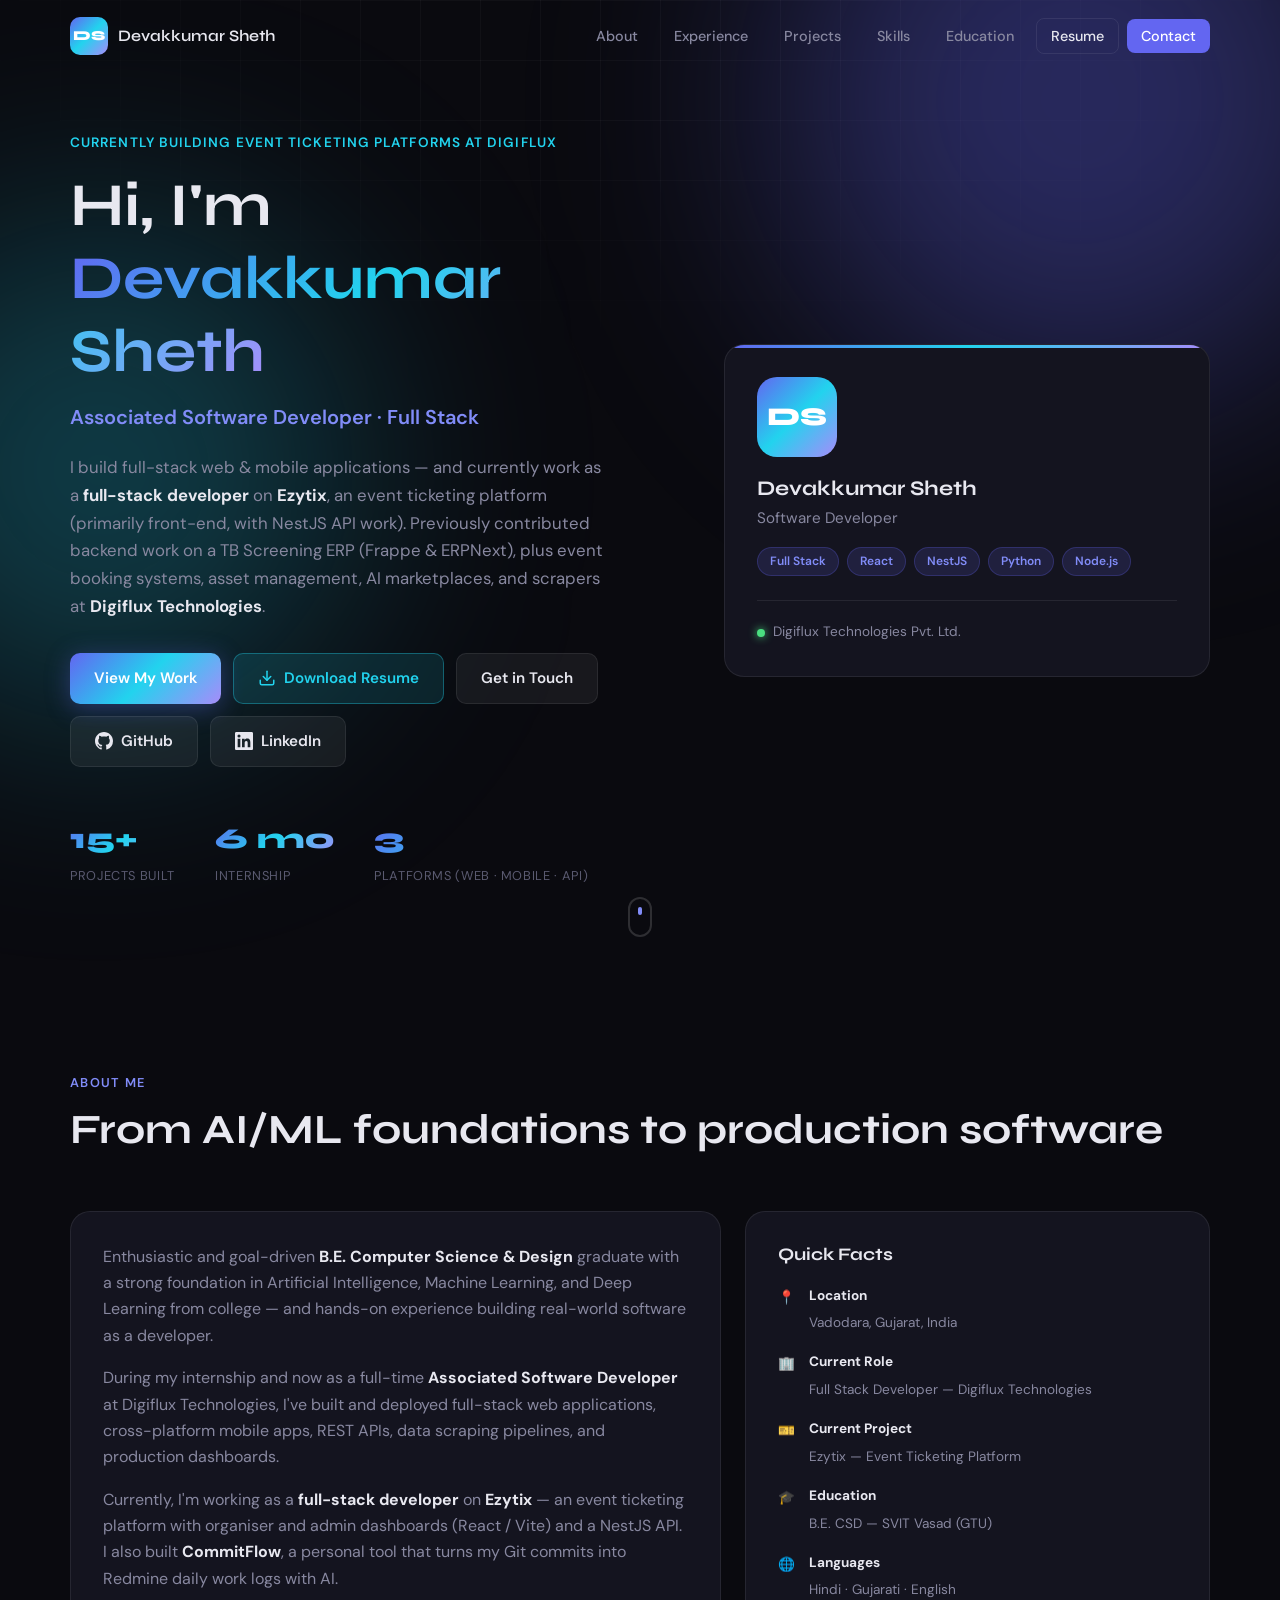
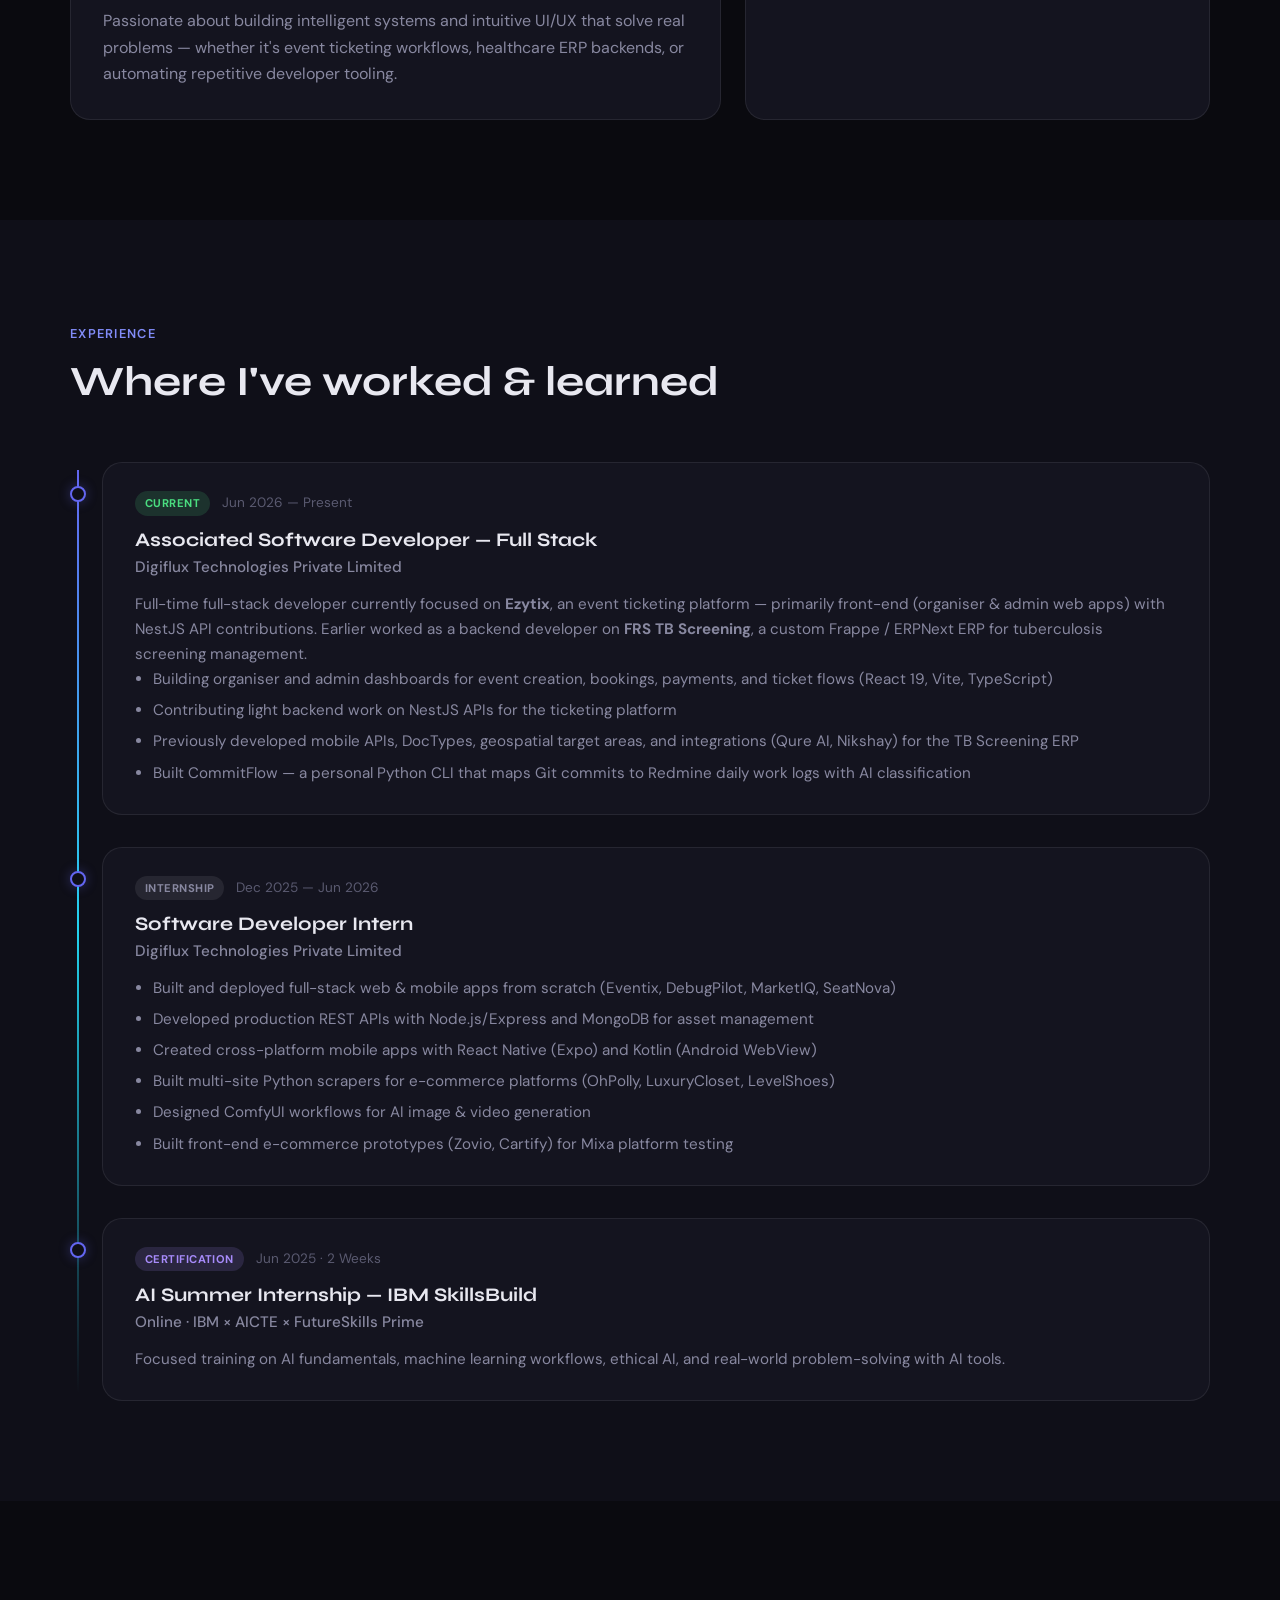
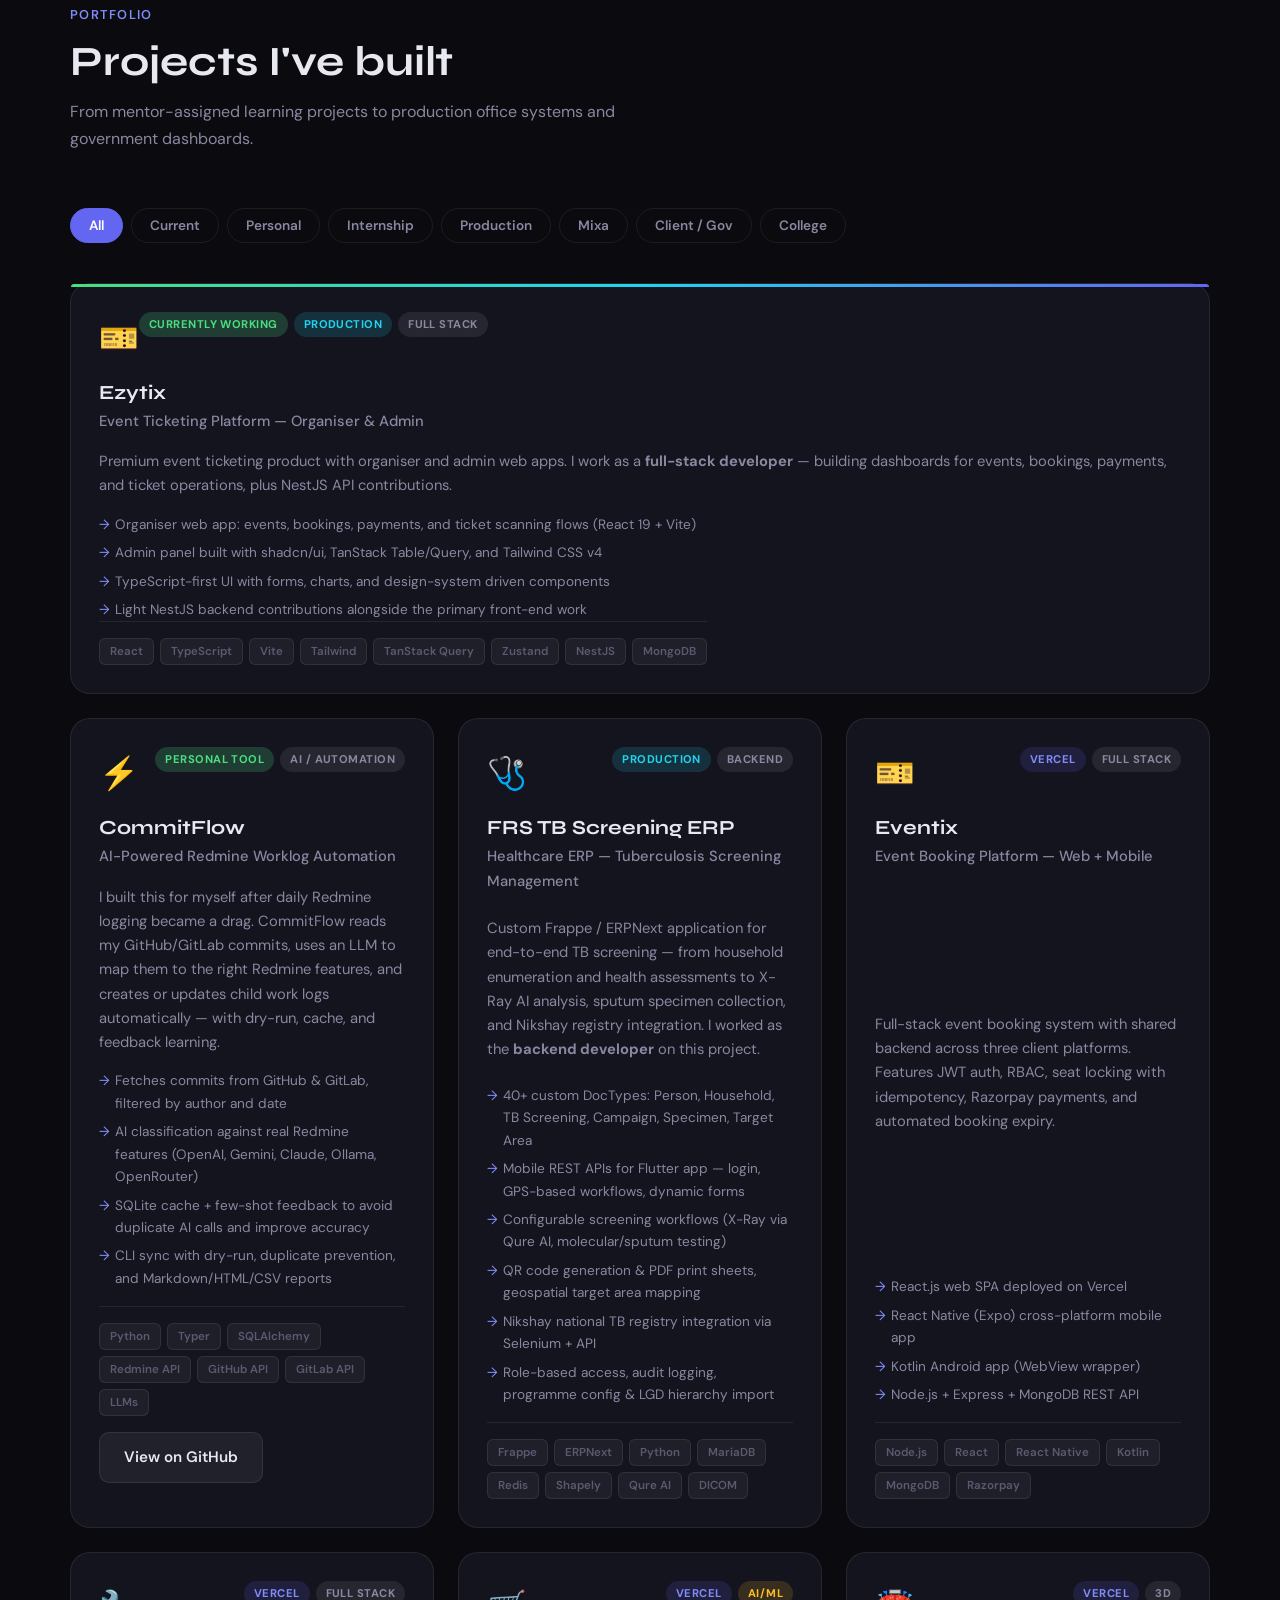
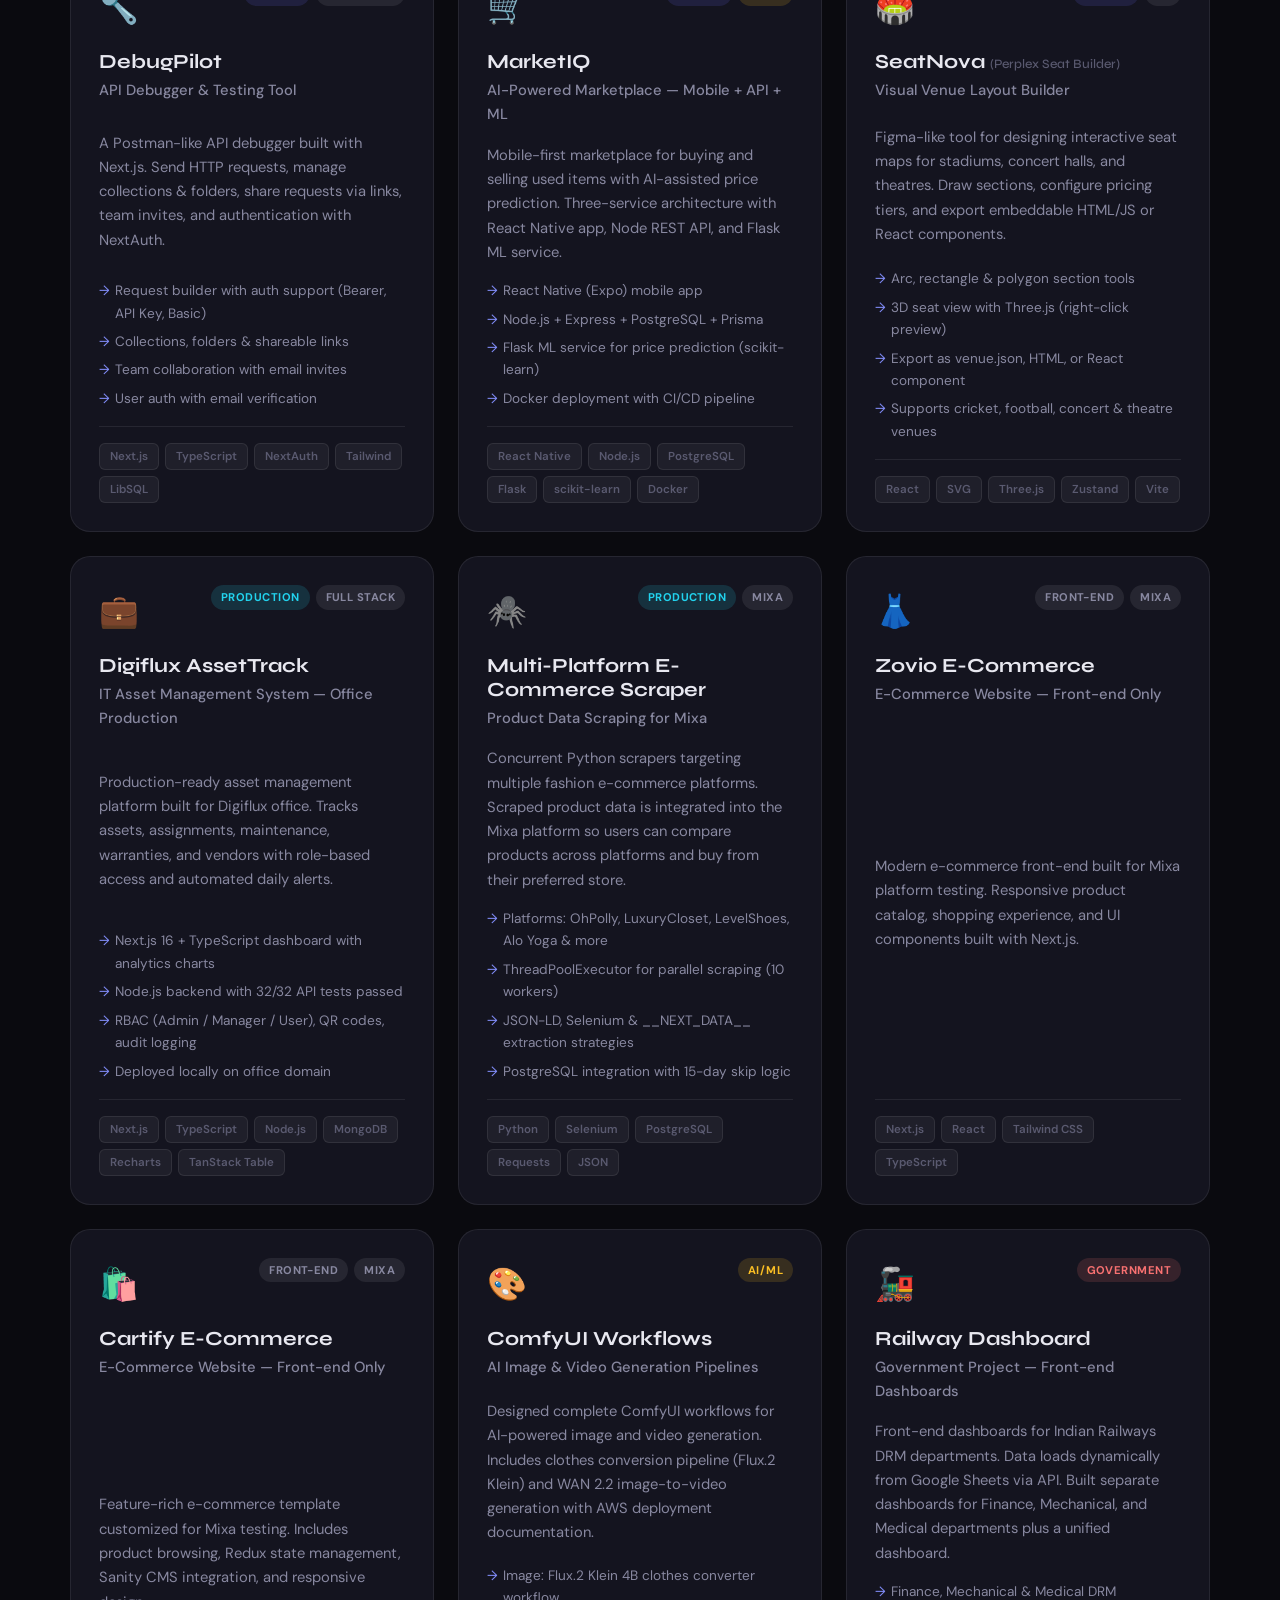
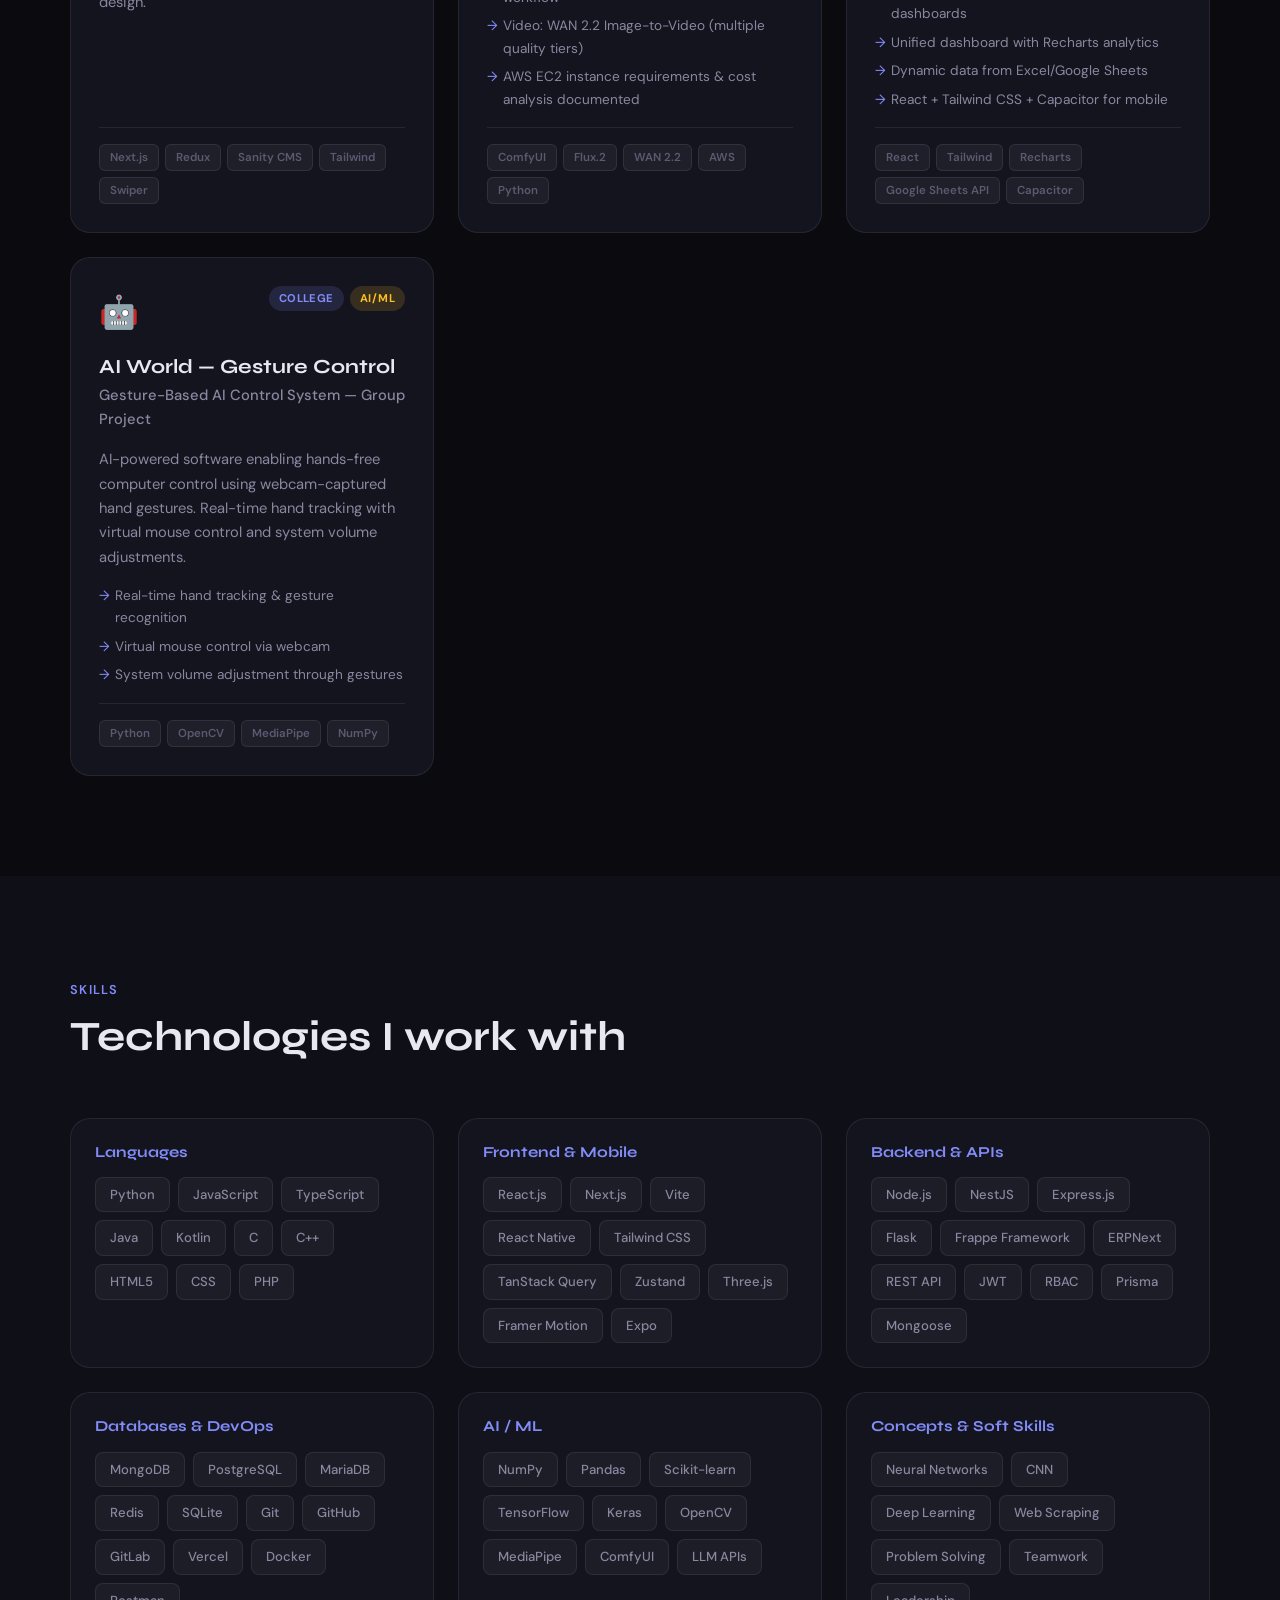
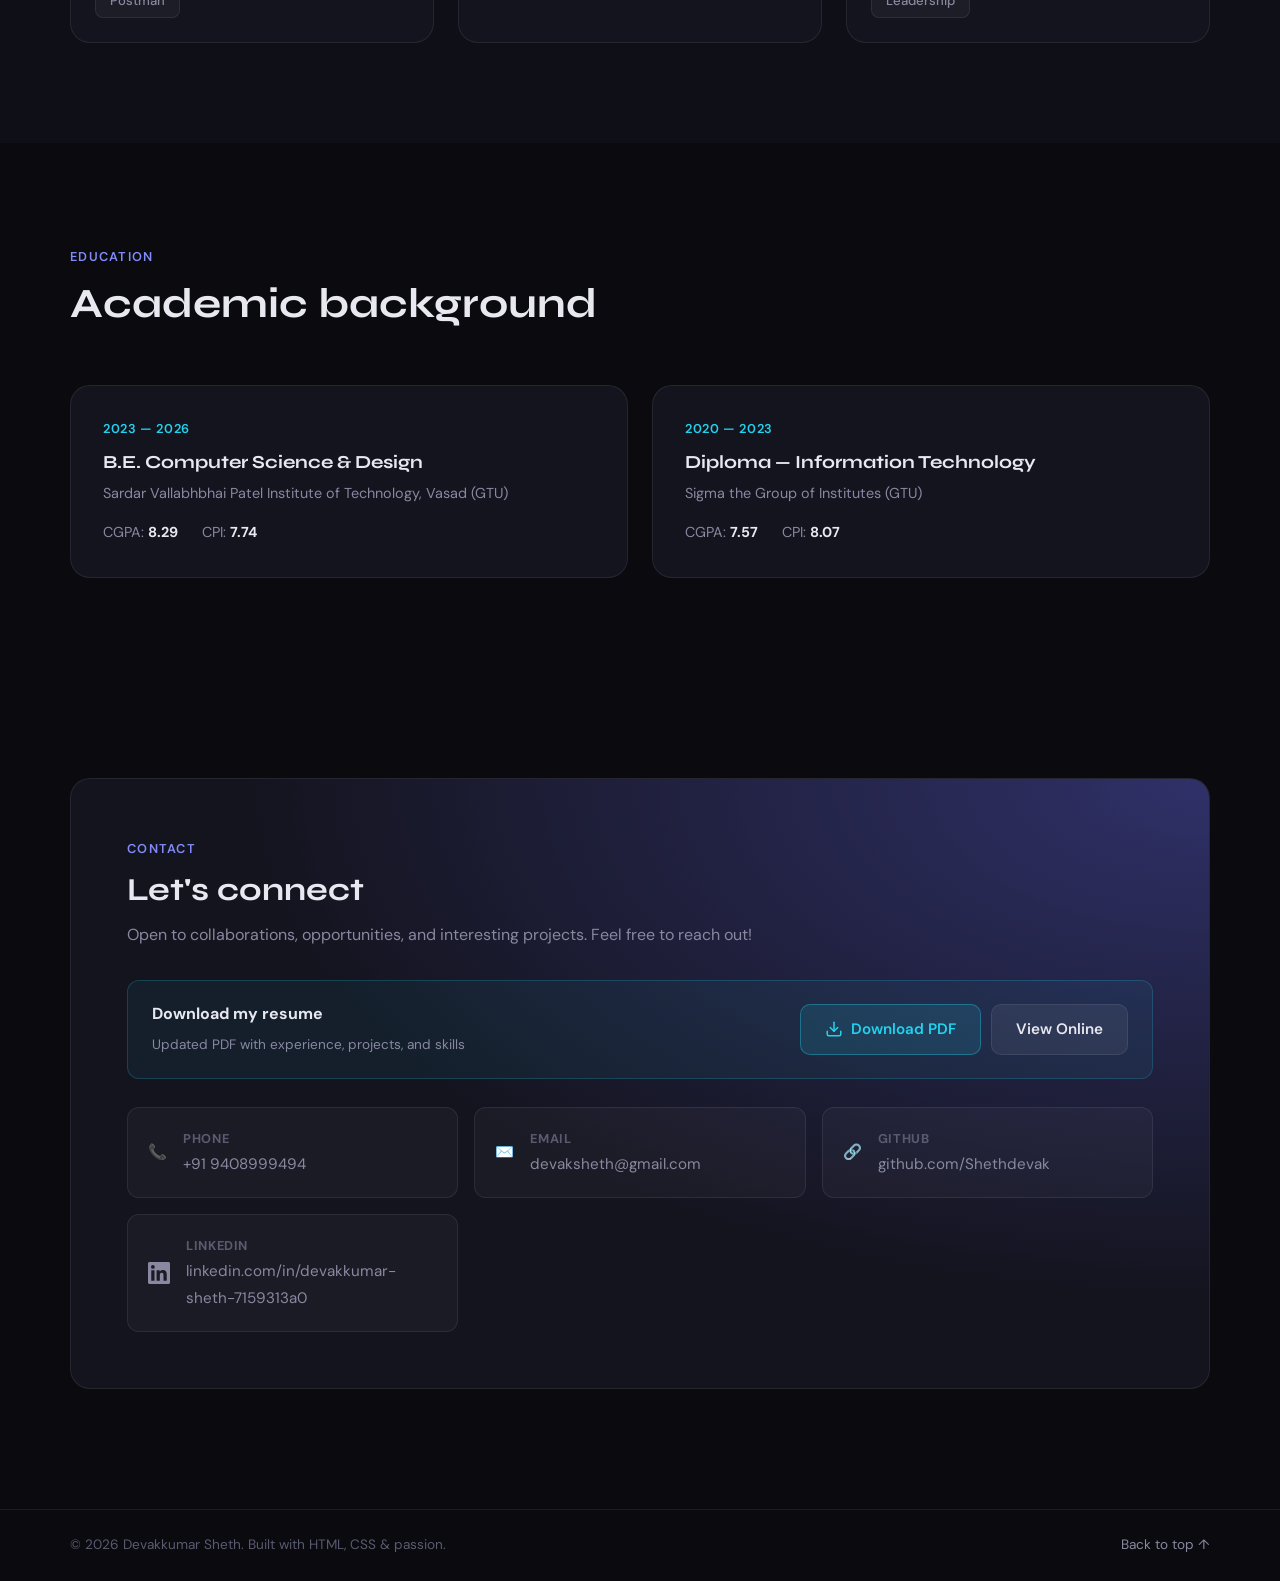
<file: index.html>
<!DOCTYPE html>
<html lang="en">
<head>
  <meta charset="UTF-8" />
  <meta name="viewport" content="width=device-width, initial-scale=1.0" />
  <title>Devakkumar Sheth | Software Developer Portfolio</title>
  <meta name="description" content="Devakkumar Sheth (Devakkumar) — Associated Software Developer at Digiflux Technologies. Front-end &amp; backend developer building event ticketing platforms, ERP systems, and full-stack web &amp; mobile apps." />
  <meta name="author" content="Devakkumar Sheth" />
  <meta name="keywords" content="Devakkumar, Devakkumar Sheth, Devak Kumar, Sheth Devakkumar, software developer, backend developer, Digiflux, Frappe, ERPNext, portfolio, Vadodara" />
  <meta name="robots" content="index, follow, max-image-preview:large, max-snippet:-1, max-video-preview:-1" />
  <meta name="googlebot" content="index, follow" />
  <link rel="canonical" href="https://devakkumar.netlify.app/" />

  <!-- Open Graph -->
  <meta property="og:type" content="website" />
  <meta property="og:locale" content="en_IN" />
  <meta property="og:site_name" content="Devakkumar Sheth" />
  <meta property="og:url" content="https://devakkumar.netlify.app/" />
  <meta property="og:title" content="Devakkumar Sheth | Software Developer Portfolio" />
  <meta property="og:description" content="Portfolio of Devakkumar Sheth — Associated Software Developer at Digiflux. Front-end, backend, event ticketing, Frappe/ERPNext, and full-stack projects." />
  <meta property="og:image" content="https://devakkumar.netlify.app/apple-touch-icon.png" />
  <meta property="og:image:alt" content="Devakkumar Sheth — Software Developer" />

  <!-- Twitter -->
  <meta name="twitter:card" content="summary" />
  <meta name="twitter:title" content="Devakkumar Sheth | Software Developer Portfolio" />
  <meta name="twitter:description" content="Portfolio of Devakkumar Sheth — Associated Software Developer at Digiflux. Front-end, backend, event ticketing, Frappe/ERPNext, and full-stack projects." />
  <meta name="twitter:image" content="https://devakkumar.netlify.app/apple-touch-icon.png" />

  <link rel="icon" href="favicon.svg" type="image/svg+xml" />
  <link rel="icon" href="favicon.ico" sizes="any" />
  <link rel="icon" href="favicon-32x32.png" type="image/png" sizes="32x32" />
  <link rel="icon" href="favicon-16x16.png" type="image/png" sizes="16x16" />
  <link rel="apple-touch-icon" href="apple-touch-icon.png" />
  <meta name="theme-color" content="#6366f1" />

  <script type="application/ld+json">
  {
    "@context": "https://schema.org",
    "@graph": [
      {
        "@type": "WebSite",
        "@id": "https://devakkumar.netlify.app/#website",
        "url": "https://devakkumar.netlify.app/",
        "name": "Devakkumar Sheth — Portfolio",
        "description": "Official portfolio website of Devakkumar Sheth, software developer.",
        "inLanguage": "en",
        "publisher": { "@id": "https://devakkumar.netlify.app/#person" }
      },
      {
        "@type": "Person",
        "@id": "https://devakkumar.netlify.app/#person",
        "name": "Devakkumar Sheth",
        "alternateName": ["Devakkumar", "Devak Kumar", "Sheth Devakkumar"],
        "url": "https://devakkumar.netlify.app/",
        "image": "https://devakkumar.netlify.app/apple-touch-icon.png",
        "jobTitle": "Associated Software Developer",
        "description": "Associated Software Developer at Digiflux Technologies. Front-end and backend developer building event ticketing platforms, Frappe/ERPNext ERP systems, and full-stack web & mobile applications.",
        "email": "mailto:devaksheth@gmail.com",
        "telephone": "+91-9408999494",
        "address": {
          "@type": "PostalAddress",
          "addressLocality": "Vadodara",
          "addressRegion": "Gujarat",
          "addressCountry": "IN"
        },
        "worksFor": {
          "@type": "Organization",
          "name": "Digiflux Technologies Private Limited"
        },
        "alumniOf": {
          "@type": "CollegeOrUniversity",
          "name": "Sardar Vallabhbhai Patel Institute of Technology, Vasad"
        },
        "sameAs": [
          "https://github.com/Shethdevak",
          "https://www.linkedin.com/in/devakkumar-sheth-7159313a0",
          "https://github.com/Shethdevak/CommitFlow"
        ],
        "knowsAbout": [
          "Software Development",
          "Front-end Development",
          "Backend Development",
          "React",
          "NestJS",
          "Frappe Framework",
          "ERPNext",
          "Python",
          "Node.js",
          "Full-stack Development"
        ]
      },
      {
        "@type": "ProfilePage",
        "@id": "https://devakkumar.netlify.app/#profilepage",
        "url": "https://devakkumar.netlify.app/",
        "name": "Devakkumar Sheth | Software Developer Portfolio",
        "isPartOf": { "@id": "https://devakkumar.netlify.app/#website" },
        "about": { "@id": "https://devakkumar.netlify.app/#person" },
        "mainEntity": { "@id": "https://devakkumar.netlify.app/#person" }
      }
    ]
  }
  </script>

  <link rel="preconnect" href="https://fonts.googleapis.com" />
  <link rel="preconnect" href="https://fonts.gstatic.com" crossorigin />
  <link href="https://fonts.googleapis.com/css2?family=DM+Sans:ital,opsz,wght@0,9..40,300;0,9..40,400;0,9..40,500;0,9..40,600;0,9..40,700;1,9..40,400&family=Syne:wght@500;600;700;800&display=swap" rel="stylesheet" />
  <link rel="stylesheet" href="styles.css" />
</head>
<body>
  <div class="bg-grid" aria-hidden="true"></div>
  <div class="bg-glow bg-glow--1" aria-hidden="true"></div>
  <div class="bg-glow bg-glow--2" aria-hidden="true"></div>

  <header class="header" id="header">
    <nav class="nav container">
      <a href="#hero" class="nav__logo">
        <span class="nav__logo-mark">DS</span>
        <span class="nav__logo-text">Devakkumar Sheth</span>
      </a>
      <button class="nav__toggle" id="navToggle" aria-label="Toggle menu" aria-expanded="false">
        <span></span><span></span><span></span>
      </button>
      <ul class="nav__links" id="navLinks">
        <li><a href="#about">About</a></li>
        <li><a href="#experience">Experience</a></li>
        <li><a href="#projects">Projects</a></li>
        <li><a href="#skills">Skills</a></li>
        <li><a href="#education">Education</a></li>
        <li><a href="Devakkumar_Sheth_Resume.pdf" class="nav__resume js-download-resume">Resume</a></li>
        <li><a href="#contact" class="nav__cta">Contact</a></li>
      </ul>
    </nav>
  </header>

  <main>
    <!-- HERO -->
    <section class="hero" id="hero">
      <div class="container hero__inner">
        <div class="hero__content">
          <p class="hero__eyebrow reveal">Currently building event ticketing platforms at Digiflux</p>
          <h1 class="hero__title reveal">
            Hi, I'm <span class="gradient-text">Devakkumar Sheth</span>
          </h1>
          <p class="hero__role reveal">Associated Software Developer · Full Stack</p>
          <p class="hero__subtitle reveal">
            I build full-stack web &amp; mobile applications — and currently work as a <strong>full-stack developer</strong> on <strong>Ezytix</strong>, an event ticketing platform (primarily front-end, with NestJS API work). Previously contributed backend work on a TB Screening ERP (Frappe &amp; ERPNext), plus event booking systems, asset management, AI marketplaces, and scrapers at <strong>Digiflux Technologies</strong>.
          </p>
          <div class="hero__actions reveal">
            <a href="#projects" class="btn btn--primary">View My Work</a>
            <a href="Devakkumar_Sheth_Resume.pdf" class="btn btn--resume js-download-resume">
              <svg width="18" height="18" viewBox="0 0 24 24" fill="none" stroke="currentColor" stroke-width="2" stroke-linecap="round" stroke-linejoin="round"><path d="M21 15v4a2 2 0 01-2 2H5a2 2 0 01-2-2v-4"/><polyline points="7 10 12 15 17 10"/><line x1="12" y1="15" x2="12" y2="3"/></svg>
              Download Resume
            </a>
            <a href="#contact" class="btn btn--ghost">Get in Touch</a>
            <a href="https://github.com/Shethdevak" target="_blank" rel="noopener" class="btn btn--ghost btn--icon">
              <svg width="18" height="18" viewBox="0 0 24 24" fill="currentColor"><path d="M12 0C5.37 0 0 5.37 0 12c0 5.31 3.435 9.795 8.205 11.385.6.105.825-.255.825-.57 0-.285-.015-1.23-.015-2.235-3.015.555-3.795-.735-4.035-1.395-.135-.345-.72-1.395-1.23-1.665-.42-.225-1.02-.78-.015-.795.945-.015 1.62.87 1.845 1.23 1.08 1.815 2.805 1.305 3.495.99.105-.78.42-1.305.765-1.605-2.67-.3-5.46-1.335-5.46-5.925 0-1.305.465-2.385 1.23-3.225-.12-.3-.54-1.53.12-3.18 0 0 1.005-.315 3.3 1.23.96-.27 1.98-.405 3-.405s2.04.135 3 .405c2.295-1.56 3.3-1.23 3.3-1.23.66 1.65.24 2.88.12 3.18.765.84 1.23 1.905 1.23 3.225 0 4.605-2.805 5.625-5.475 5.925.435.375.81 1.095.81 2.22 0 1.605-.015 2.895-.015 3.3 0 .315.225.69.825.57A12.02 12.02 0 0024 12c0-6.63-5.37-12-12-12z"/></svg>
              GitHub
            </a>
            <a href="https://www.linkedin.com/in/devakkumar-sheth-7159313a0" target="_blank" rel="noopener" class="btn btn--ghost btn--icon">
              <svg width="18" height="18" viewBox="0 0 24 24" fill="currentColor"><path d="M20.447 20.452h-3.554v-5.569c0-1.328-.027-3.037-1.852-3.037-1.853 0-2.136 1.445-2.136 2.939v5.667H9.351V9h3.414v1.561h.046c.477-.9 1.637-1.85 3.37-1.85 3.601 0 4.267 2.37 4.267 5.455v6.286zM5.337 7.433a2.062 2.062 0 01-2.063-2.065 2.064 2.064 0 114.126 0 2.063 2.063 0 01-2.063 2.065zm1.782 13.019H3.555V9h3.564v11.452zM22.225 0H1.771C.792 0 0 .774 0 1.729v20.542C0 23.227.792 24 1.771 24h20.451C23.2 24 24 23.227 24 22.271V1.729C24 .774 23.2 0 22.222 0h.003z"/></svg>
              LinkedIn
            </a>
          </div>
          <div class="hero__stats reveal">
            <div class="stat">
              <span class="stat__num">15+</span>
              <span class="stat__label">Projects Built</span>
            </div>
            <div class="stat">
              <span class="stat__num">6 mo</span>
              <span class="stat__label">Internship</span>
            </div>
            <div class="stat">
              <span class="stat__num">3</span>
              <span class="stat__label">Platforms (Web · Mobile · API)</span>
            </div>
          </div>
        </div>
        <div class="hero__visual reveal">
          <div class="profile-card">
            <div class="profile-card__avatar">
              <span>DS</span>
            </div>
            <div class="profile-card__info">
              <h3>Devakkumar Sheth</h3>
              <p>Software Developer</p>
              <div class="profile-card__tags">
                <span>Full Stack</span>
                <span>React</span>
                <span>NestJS</span>
                <span>Python</span>
                <span>Node.js</span>
              </div>
            </div>
            <div class="profile-card__company">
              <span class="dot dot--green"></span>
              Digiflux Technologies Pvt. Ltd.
            </div>
          </div>
        </div>
      </div>
      <a href="#about" class="scroll-hint" aria-label="Scroll down">
        <span></span>
      </a>
    </section>

    <!-- ABOUT -->
    <section class="section" id="about">
      <div class="container">
        <div class="section__header reveal">
          <span class="section__tag">About Me</span>
          <h2>From AI/ML foundations to production software</h2>
        </div>
        <div class="about-grid reveal">
          <div class="about-card about-card--main">
            <p>
              Enthusiastic and goal-driven <strong>B.E. Computer Science &amp; Design</strong> graduate with a strong foundation in Artificial Intelligence, Machine Learning, and Deep Learning from college — and hands-on experience building real-world software as a developer.
            </p>
            <p>
              During my internship and now as a full-time <strong>Associated Software Developer</strong> at Digiflux Technologies, I've built and deployed full-stack web applications, cross-platform mobile apps, REST APIs, data scraping pipelines, and production dashboards.
            </p>
            <p>
              Currently, I'm working as a <strong>full-stack developer</strong> on <strong>Ezytix</strong> — an event ticketing platform with organiser and admin dashboards (React / Vite) and a NestJS API. I also built <strong>CommitFlow</strong>, a personal tool that turns my Git commits into Redmine daily work logs with AI.
            </p>
            <p>
              Passionate about building intelligent systems and intuitive UI/UX that solve real problems — whether it's event ticketing workflows, healthcare ERP backends, or automating repetitive developer tooling.
            </p>
          </div>
          <div class="about-card about-card--highlight">
            <h3>Quick Facts</h3>
            <ul class="facts-list">
              <li>
                <span class="facts-list__icon">📍</span>
                <div>
                  <strong>Location</strong>
                  <span>Vadodara, Gujarat, India</span>
                </div>
              </li>
              <li>
                <span class="facts-list__icon">🏢</span>
                <div>
                  <strong>Current Role</strong>
                  <span>Full Stack Developer — Digiflux Technologies</span>
                </div>
              </li>
              <li>
                <span class="facts-list__icon">🎫</span>
                <div>
                  <strong>Current Project</strong>
                  <span>Ezytix — Event Ticketing Platform</span>
                </div>
              </li>
              <li>
                <span class="facts-list__icon">🎓</span>
                <div>
                  <strong>Education</strong>
                  <span>B.E. CSD — SVIT Vasad (GTU)</span>
                </div>
              </li>
              <li>
                <span class="facts-list__icon">🌐</span>
                <div>
                  <strong>Languages</strong>
                  <span>Hindi · Gujarati · English</span>
                </div>
              </li>
            </ul>
          </div>
        </div>
      </div>
    </section>

    <!-- EXPERIENCE -->
    <section class="section section--alt" id="experience">
      <div class="container">
        <div class="section__header reveal">
          <span class="section__tag">Experience</span>
          <h2>Where I've worked &amp; learned</h2>
        </div>
        <div class="timeline">
          <article class="timeline__item reveal">
            <div class="timeline__marker"></div>
            <div class="timeline__card">
              <div class="timeline__meta">
                <span class="badge badge--current">Current</span>
                <time>Jun 2026 — Present</time>
              </div>
              <h3>Associated Software Developer — Full Stack</h3>
              <p class="timeline__company">Digiflux Technologies Private Limited</p>
              <p>Full-time full-stack developer currently focused on <strong>Ezytix</strong>, an event ticketing platform — primarily front-end (organiser &amp; admin web apps) with NestJS API contributions. Earlier worked as a backend developer on <strong>FRS TB Screening</strong>, a custom Frappe / ERPNext ERP for tuberculosis screening management.</p>
              <ul>
                <li>Building organiser and admin dashboards for event creation, bookings, payments, and ticket flows (React 19, Vite, TypeScript)</li>
                <li>Contributing light backend work on NestJS APIs for the ticketing platform</li>
                <li>Previously developed mobile APIs, DocTypes, geospatial target areas, and integrations (Qure AI, Nikshay) for the TB Screening ERP</li>
                <li>Built CommitFlow — a personal Python CLI that maps Git commits to Redmine daily work logs with AI classification</li>
              </ul>
            </div>
          </article>
          <article class="timeline__item reveal">
            <div class="timeline__marker"></div>
            <div class="timeline__card">
              <div class="timeline__meta">
                <span class="badge">Internship</span>
                <time>Dec 2025 — Jun 2026</time>
              </div>
              <h3>Software Developer Intern</h3>
              <p class="timeline__company">Digiflux Technologies Private Limited</p>
              <ul>
                <li>Built and deployed full-stack web &amp; mobile apps from scratch (Eventix, DebugPilot, MarketIQ, SeatNova)</li>
                <li>Developed production REST APIs with Node.js/Express and MongoDB for asset management</li>
                <li>Created cross-platform mobile apps with React Native (Expo) and Kotlin (Android WebView)</li>
                <li>Built multi-site Python scrapers for e-commerce platforms (OhPolly, LuxuryCloset, LevelShoes)</li>
                <li>Designed ComfyUI workflows for AI image &amp; video generation</li>
                <li>Built front-end e-commerce prototypes (Zovio, Cartify) for Mixa platform testing</li>
              </ul>
            </div>
          </article>
          <article class="timeline__item reveal">
            <div class="timeline__marker"></div>
            <div class="timeline__card">
              <div class="timeline__meta">
                <span class="badge badge--cert">Certification</span>
                <time>Jun 2025 · 2 Weeks</time>
              </div>
              <h3>AI Summer Internship — IBM SkillsBuild</h3>
              <p class="timeline__company">Online · IBM × AICTE × FutureSkills Prime</p>
              <p>Focused training on AI fundamentals, machine learning workflows, ethical AI, and real-world problem-solving with AI tools.</p>
            </div>
          </article>
        </div>
      </div>
    </section>

    <!-- PROJECTS -->
    <section class="section" id="projects">
      <div class="container">
        <div class="section__header reveal">
          <span class="section__tag">Portfolio</span>
          <h2>Projects I've built</h2>
          <p class="section__desc">From mentor-assigned learning projects to production office systems and government dashboards.</p>
        </div>

        <!-- Filter tabs -->
        <div class="filter-tabs reveal" role="tablist">
          <button class="filter-tab active" data-filter="all">All</button>
          <button class="filter-tab" data-filter="current">Current</button>
          <button class="filter-tab" data-filter="personal">Personal</button>
          <button class="filter-tab" data-filter="internship">Internship</button>
          <button class="filter-tab" data-filter="production">Production</button>
          <button class="filter-tab" data-filter="mixa">Mixa</button>
          <button class="filter-tab" data-filter="client">Client / Gov</button>
          <button class="filter-tab" data-filter="college">College</button>
        </div>

        <div class="projects-grid">

          <!-- EZYTIX -->
          <article class="project-card project-card--featured reveal" data-category="current production">
            <div class="project-card__header">
              <span class="project-card__icon">🎫</span>
              <div class="project-card__badges">
                <span class="badge badge--working">Currently Working</span>
                <span class="badge badge--prod">Production</span>
                <span class="badge">Full Stack</span>
              </div>
            </div>
            <h3>Ezytix</h3>
            <p class="project-card__type">Event Ticketing Platform — Organiser &amp; Admin</p>
            <p>Premium event ticketing product with organiser and admin web apps. I work as a <strong>full-stack developer</strong> — building dashboards for events, bookings, payments, and ticket operations, plus NestJS API contributions.</p>
            <ul class="project-card__highlights">
              <li>Organiser web app: events, bookings, payments, and ticket scanning flows (React 19 + Vite)</li>
              <li>Admin panel built with shadcn/ui, TanStack Table/Query, and Tailwind CSS v4</li>
              <li>TypeScript-first UI with forms, charts, and design-system driven components</li>
              <li>Light NestJS backend contributions alongside the primary front-end work</li>
            </ul>
            <div class="tech-stack">
              <span>React</span><span>TypeScript</span><span>Vite</span><span>Tailwind</span><span>TanStack Query</span><span>Zustand</span><span>NestJS</span><span>MongoDB</span>
            </div>
          </article>

          <!-- COMMITFLOW -->
          <article class="project-card reveal" data-category="current personal">
            <div class="project-card__header">
              <span class="project-card__icon">⚡</span>
              <div class="project-card__badges">
                <span class="badge badge--working">Personal Tool</span>
                <span class="badge">AI / Automation</span>
              </div>
            </div>
            <h3>CommitFlow</h3>
            <p class="project-card__type">AI-Powered Redmine Worklog Automation</p>
            <p>I built this for myself after daily Redmine logging became a drag. CommitFlow reads my GitHub/GitLab commits, uses an LLM to map them to the right Redmine features, and creates or updates child work logs automatically — with dry-run, cache, and feedback learning.</p>
            <ul class="project-card__highlights">
              <li>Fetches commits from GitHub &amp; GitLab, filtered by author and date</li>
              <li>AI classification against real Redmine features (OpenAI, Gemini, Claude, Ollama, OpenRouter)</li>
              <li>SQLite cache + few-shot feedback to avoid duplicate AI calls and improve accuracy</li>
              <li>CLI sync with dry-run, duplicate prevention, and Markdown/HTML/CSV reports</li>
            </ul>
            <div class="tech-stack">
              <span>Python</span><span>Typer</span><span>SQLAlchemy</span><span>Redmine API</span><span>GitHub API</span><span>GitLab API</span><span>LLMs</span>
            </div>
            <p style="margin-top: 1rem;">
              <a href="https://github.com/Shethdevak/CommitFlow" target="_blank" rel="noopener" class="btn btn--ghost">View on GitHub</a>
            </p>
          </article>

          <!-- FRS TB SCREENING ERP -->
          <article class="project-card reveal" data-category="production">
            <div class="project-card__header">
              <span class="project-card__icon">🩺</span>
              <div class="project-card__badges">
                <span class="badge badge--prod">Production</span>
                <span class="badge">Backend</span>
              </div>
            </div>
            <h3>FRS TB Screening ERP</h3>
            <p class="project-card__type">Healthcare ERP — Tuberculosis Screening Management</p>
            <p>Custom Frappe / ERPNext application for end-to-end TB screening — from household enumeration and health assessments to X-Ray AI analysis, sputum specimen collection, and Nikshay registry integration. I worked as the <strong>backend developer</strong> on this project.</p>
            <ul class="project-card__highlights">
              <li>40+ custom DocTypes: Person, Household, TB Screening, Campaign, Specimen, Target Area</li>
              <li>Mobile REST APIs for Flutter app — login, GPS-based workflows, dynamic forms</li>
              <li>Configurable screening workflows (X-Ray via Qure AI, molecular/sputum testing)</li>
              <li>QR code generation &amp; PDF print sheets, geospatial target area mapping</li>
              <li>Nikshay national TB registry integration via Selenium + API</li>
              <li>Role-based access, audit logging, programme config &amp; LGD hierarchy import</li>
            </ul>
            <div class="tech-stack">
              <span>Frappe</span><span>ERPNext</span><span>Python</span><span>MariaDB</span><span>Redis</span><span>Shapely</span><span>Qure AI</span><span>DICOM</span>
            </div>
          </article>

          <!-- EVENTIX -->
          <article class="project-card reveal" data-category="internship">
            <div class="project-card__header">
              <span class="project-card__icon">🎫</span>
              <div class="project-card__badges">
                <span class="badge badge--deploy">Vercel</span>
                <span class="badge">Full Stack</span>
              </div>
            </div>
            <h3>Eventix</h3>
            <p class="project-card__type">Event Booking Platform — Web + Mobile</p>
            <p>Full-stack event booking system with shared backend across three client platforms. Features JWT auth, RBAC, seat locking with idempotency, Razorpay payments, and automated booking expiry.</p>
            <ul class="project-card__highlights">
              <li>React.js web SPA deployed on Vercel</li>
              <li>React Native (Expo) cross-platform mobile app</li>
              <li>Kotlin Android app (WebView wrapper)</li>
              <li>Node.js + Express + MongoDB REST API</li>
            </ul>
            <div class="tech-stack">
              <span>Node.js</span><span>React</span><span>React Native</span><span>Kotlin</span><span>MongoDB</span><span>Razorpay</span>
            </div>
          </article>

          <!-- DEBUGPILOT -->
          <article class="project-card reveal" data-category="internship">
            <div class="project-card__header">
              <span class="project-card__icon">🔧</span>
              <div class="project-card__badges">
                <span class="badge badge--deploy">Vercel</span>
                <span class="badge">Full Stack</span>
              </div>
            </div>
            <h3>DebugPilot</h3>
            <p class="project-card__type">API Debugger &amp; Testing Tool</p>
            <p>A Postman-like API debugger built with Next.js. Send HTTP requests, manage collections &amp; folders, share requests via links, team invites, and authentication with NextAuth.</p>
            <ul class="project-card__highlights">
              <li>Request builder with auth support (Bearer, API Key, Basic)</li>
              <li>Collections, folders &amp; shareable links</li>
              <li>Team collaboration with email invites</li>
              <li>User auth with email verification</li>
            </ul>
            <div class="tech-stack">
              <span>Next.js</span><span>TypeScript</span><span>NextAuth</span><span>Tailwind</span><span>LibSQL</span>
            </div>
          </article>

          <!-- MARKETIQ -->
          <article class="project-card reveal" data-category="internship">
            <div class="project-card__header">
              <span class="project-card__icon">🛒</span>
              <div class="project-card__badges">
                <span class="badge badge--deploy">Vercel</span>
                <span class="badge badge--ai">AI/ML</span>
              </div>
            </div>
            <h3>MarketIQ</h3>
            <p class="project-card__type">AI-Powered Marketplace — Mobile + API + ML</p>
            <p>Mobile-first marketplace for buying and selling used items with AI-assisted price prediction. Three-service architecture with React Native app, Node REST API, and Flask ML service.</p>
            <ul class="project-card__highlights">
              <li>React Native (Expo) mobile app</li>
              <li>Node.js + Express + PostgreSQL + Prisma</li>
              <li>Flask ML service for price prediction (scikit-learn)</li>
              <li>Docker deployment with CI/CD pipeline</li>
            </ul>
            <div class="tech-stack">
              <span>React Native</span><span>Node.js</span><span>PostgreSQL</span><span>Flask</span><span>scikit-learn</span><span>Docker</span>
            </div>
          </article>

          <!-- SEATNOVA -->
          <article class="project-card reveal" data-category="internship">
            <div class="project-card__header">
              <span class="project-card__icon">🏟️</span>
              <div class="project-card__badges">
                <span class="badge badge--deploy">Vercel</span>
                <span class="badge">3D</span>
              </div>
            </div>
            <h3>SeatNova <span class="project-card__alias">(Perplex Seat Builder)</span></h3>
            <p class="project-card__type">Visual Venue Layout Builder</p>
            <p>Figma-like tool for designing interactive seat maps for stadiums, concert halls, and theatres. Draw sections, configure pricing tiers, and export embeddable HTML/JS or React components.</p>
            <ul class="project-card__highlights">
              <li>Arc, rectangle &amp; polygon section tools</li>
              <li>3D seat view with Three.js (right-click preview)</li>
              <li>Export as venue.json, HTML, or React component</li>
              <li>Supports cricket, football, concert &amp; theatre venues</li>
            </ul>
            <div class="tech-stack">
              <span>React</span><span>SVG</span><span>Three.js</span><span>Zustand</span><span>Vite</span>
            </div>
          </article>

          <!-- DIGIFLUX ASSETTRACK -->
          <article class="project-card reveal" data-category="production">
            <div class="project-card__header">
              <span class="project-card__icon">💼</span>
              <div class="project-card__badges">
                <span class="badge badge--prod">Production</span>
                <span class="badge">Full Stack</span>
              </div>
            </div>
            <h3>Digiflux AssetTrack</h3>
            <p class="project-card__type">IT Asset Management System — Office Production</p>
            <p>Production-ready asset management platform built for Digiflux office. Tracks assets, assignments, maintenance, warranties, and vendors with role-based access and automated daily alerts.</p>
            <ul class="project-card__highlights">
              <li>Next.js 16 + TypeScript dashboard with analytics charts</li>
              <li>Node.js backend with 32/32 API tests passed</li>
              <li>RBAC (Admin / Manager / User), QR codes, audit logging</li>
              <li>Deployed locally on office domain</li>
            </ul>
            <div class="tech-stack">
              <span>Next.js</span><span>TypeScript</span><span>Node.js</span><span>MongoDB</span><span>Recharts</span><span>TanStack Table</span>
            </div>
          </article>

          <!-- SCRAPING PROJECT -->
          <article class="project-card reveal" data-category="mixa production">
            <div class="project-card__header">
              <span class="project-card__icon">🕷️</span>
              <div class="project-card__badges">
                <span class="badge badge--prod">Production</span>
                <span class="badge">Mixa</span>
              </div>
            </div>
            <h3>Multi-Platform E-Commerce Scraper</h3>
            <p class="project-card__type">Product Data Scraping for Mixa</p>
            <p>Concurrent Python scrapers targeting multiple fashion e-commerce platforms. Scraped product data is integrated into the Mixa platform so users can compare products across platforms and buy from their preferred store.</p>
            <ul class="project-card__highlights">
              <li>Platforms: OhPolly, LuxuryCloset, LevelShoes, Alo Yoga &amp; more</li>
              <li>ThreadPoolExecutor for parallel scraping (10 workers)</li>
              <li>JSON-LD, Selenium &amp; __NEXT_DATA__ extraction strategies</li>
              <li>PostgreSQL integration with 15-day skip logic</li>
            </ul>
            <div class="tech-stack">
              <span>Python</span><span>Selenium</span><span>PostgreSQL</span><span>Requests</span><span>JSON</span>
            </div>
          </article>

          <!-- ZOVIO -->
          <article class="project-card reveal" data-category="mixa">
            <div class="project-card__header">
              <span class="project-card__icon">👗</span>
              <div class="project-card__badges">
                <span class="badge">Front-end</span>
                <span class="badge">Mixa</span>
              </div>
            </div>
            <h3>Zovio E-Commerce</h3>
            <p class="project-card__type">E-Commerce Website — Front-end Only</p>
            <p>Modern e-commerce front-end built for Mixa platform testing. Responsive product catalog, shopping experience, and UI components built with Next.js.</p>
            <div class="tech-stack">
              <span>Next.js</span><span>React</span><span>Tailwind CSS</span><span>TypeScript</span>
            </div>
          </article>

          <!-- CARTIFY -->
          <article class="project-card reveal" data-category="mixa">
            <div class="project-card__header">
              <span class="project-card__icon">🛍️</span>
              <div class="project-card__badges">
                <span class="badge">Front-end</span>
                <span class="badge">Mixa</span>
              </div>
            </div>
            <h3>Cartify E-Commerce</h3>
            <p class="project-card__type">E-Commerce Website — Front-end Only</p>
            <p>Feature-rich e-commerce template customized for Mixa testing. Includes product browsing, Redux state management, Sanity CMS integration, and responsive design.</p>
            <div class="tech-stack">
              <span>Next.js</span><span>Redux</span><span>Sanity CMS</span><span>Tailwind</span><span>Swiper</span>
            </div>
          </article>

          <!-- COMFYUI -->
          <article class="project-card reveal" data-category="production">
            <div class="project-card__header">
              <span class="project-card__icon">🎨</span>
              <div class="project-card__badges">
                <span class="badge badge--ai">AI/ML</span>
              </div>
            </div>
            <h3>ComfyUI Workflows</h3>
            <p class="project-card__type">AI Image &amp; Video Generation Pipelines</p>
            <p>Designed complete ComfyUI workflows for AI-powered image and video generation. Includes clothes conversion pipeline (Flux.2 Klein) and WAN 2.2 image-to-video generation with AWS deployment documentation.</p>
            <ul class="project-card__highlights">
              <li>Image: Flux.2 Klein 4B clothes converter workflow</li>
              <li>Video: WAN 2.2 Image-to-Video (multiple quality tiers)</li>
              <li>AWS EC2 instance requirements &amp; cost analysis documented</li>
            </ul>
            <div class="tech-stack">
              <span>ComfyUI</span><span>Flux.2</span><span>WAN 2.2</span><span>AWS</span><span>Python</span>
            </div>
          </article>

          <!-- RAILWAY DASHBOARD -->
          <article class="project-card reveal" data-category="client">
            <div class="project-card__header">
              <span class="project-card__icon">🚂</span>
              <div class="project-card__badges">
                <span class="badge badge--gov">Government</span>
              </div>
            </div>
            <h3>Railway Dashboard</h3>
            <p class="project-card__type">Government Project — Front-end Dashboards</p>
            <p>Front-end dashboards for Indian Railways DRM departments. Data loads dynamically from Google Sheets via API. Built separate dashboards for Finance, Mechanical, and Medical departments plus a unified dashboard.</p>
            <ul class="project-card__highlights">
              <li>Finance, Mechanical &amp; Medical DRM dashboards</li>
              <li>Unified dashboard with Recharts analytics</li>
              <li>Dynamic data from Excel/Google Sheets</li>
              <li>React + Tailwind CSS + Capacitor for mobile</li>
            </ul>
            <div class="tech-stack">
              <span>React</span><span>Tailwind</span><span>Recharts</span><span>Google Sheets API</span><span>Capacitor</span>
            </div>
          </article>

          <!-- AI WORLD -->
          <article class="project-card reveal" data-category="college">
            <div class="project-card__header">
              <span class="project-card__icon">🤖</span>
              <div class="project-card__badges">
                <span class="badge badge--college">College</span>
                <span class="badge badge--ai">AI/ML</span>
              </div>
            </div>
            <h3>AI World — Gesture Control</h3>
            <p class="project-card__type">Gesture-Based AI Control System — Group Project</p>
            <p>AI-powered software enabling hands-free computer control using webcam-captured hand gestures. Real-time hand tracking with virtual mouse control and system volume adjustments.</p>
            <ul class="project-card__highlights">
              <li>Real-time hand tracking &amp; gesture recognition</li>
              <li>Virtual mouse control via webcam</li>
              <li>System volume adjustment through gestures</li>
            </ul>
            <div class="tech-stack">
              <span>Python</span><span>OpenCV</span><span>MediaPipe</span><span>NumPy</span>
            </div>
          </article>

        </div>
      </div>
    </section>

    <!-- SKILLS -->
    <section class="section section--alt" id="skills">
      <div class="container">
        <div class="section__header reveal">
          <span class="section__tag">Skills</span>
          <h2>Technologies I work with</h2>
        </div>
        <div class="skills-grid reveal">
          <div class="skill-group">
            <h3>Languages</h3>
            <div class="skill-tags">
              <span>Python</span><span>JavaScript</span><span>TypeScript</span><span>Java</span><span>Kotlin</span><span>C</span><span>C++</span><span>HTML5</span><span>CSS</span><span>PHP</span>
            </div>
          </div>
          <div class="skill-group">
            <h3>Frontend &amp; Mobile</h3>
            <div class="skill-tags">
              <span>React.js</span><span>Next.js</span><span>Vite</span><span>React Native</span><span>Tailwind CSS</span><span>TanStack Query</span><span>Zustand</span><span>Three.js</span><span>Framer Motion</span><span>Expo</span>
            </div>
          </div>
          <div class="skill-group">
            <h3>Backend &amp; APIs</h3>
            <div class="skill-tags">
              <span>Node.js</span><span>NestJS</span><span>Express.js</span><span>Flask</span><span>Frappe Framework</span><span>ERPNext</span><span>REST API</span><span>JWT</span><span>RBAC</span><span>Prisma</span><span>Mongoose</span>
            </div>
          </div>
          <div class="skill-group">
            <h3>Databases &amp; DevOps</h3>
            <div class="skill-tags">
              <span>MongoDB</span><span>PostgreSQL</span><span>MariaDB</span><span>Redis</span><span>SQLite</span><span>Git</span><span>GitHub</span><span>GitLab</span><span>Vercel</span><span>Docker</span><span>Postman</span>
            </div>
          </div>
          <div class="skill-group">
            <h3>AI / ML</h3>
            <div class="skill-tags">
              <span>NumPy</span><span>Pandas</span><span>Scikit-learn</span><span>TensorFlow</span><span>Keras</span><span>OpenCV</span><span>MediaPipe</span><span>ComfyUI</span><span>LLM APIs</span>
            </div>
          </div>
          <div class="skill-group">
            <h3>Concepts &amp; Soft Skills</h3>
            <div class="skill-tags">
              <span>Neural Networks</span><span>CNN</span><span>Deep Learning</span><span>Web Scraping</span><span>Problem Solving</span><span>Teamwork</span><span>Leadership</span>
            </div>
          </div>
        </div>
      </div>
    </section>

    <!-- EDUCATION -->
    <section class="section" id="education">
      <div class="container">
        <div class="section__header reveal">
          <span class="section__tag">Education</span>
          <h2>Academic background</h2>
        </div>
        <div class="edu-grid reveal">
          <article class="edu-card">
            <div class="edu-card__year">2023 — 2026</div>
            <h3>B.E. Computer Science &amp; Design</h3>
            <p class="edu-card__inst">Sardar Vallabhbhai Patel Institute of Technology, Vasad (GTU)</p>
            <div class="edu-card__grades">
              <span>CGPA: <strong>8.29</strong></span>
              <span>CPI: <strong>7.74</strong></span>
            </div>
          </article>
          <article class="edu-card">
            <div class="edu-card__year">2020 — 2023</div>
            <h3>Diploma — Information Technology</h3>
            <p class="edu-card__inst">Sigma the Group of Institutes (GTU)</p>
            <div class="edu-card__grades">
              <span>CGPA: <strong>7.57</strong></span>
              <span>CPI: <strong>8.07</strong></span>
            </div>
          </article>
        </div>
      </div>
    </section>

    <!-- CONTACT -->
    <section class="section section--contact" id="contact">
      <div class="container">
        <div class="contact-box reveal">
          <div class="contact-box__content">
            <span class="section__tag">Contact</span>
            <h2>Let's connect</h2>
            <p>Open to collaborations, opportunities, and interesting projects. Feel free to reach out!</p>
            <div class="resume-download reveal">
              <div class="resume-download__info">
                <strong>Download my resume</strong>
                <span>Updated PDF with experience, projects, and skills</span>
              </div>
              <div class="resume-download__actions">
                <a href="Devakkumar_Sheth_Resume.pdf" class="btn btn--resume js-download-resume">
                  <svg width="18" height="18" viewBox="0 0 24 24" fill="none" stroke="currentColor" stroke-width="2" stroke-linecap="round" stroke-linejoin="round"><path d="M21 15v4a2 2 0 01-2 2H5a2 2 0 01-2-2v-4"/><polyline points="7 10 12 15 17 10"/><line x1="12" y1="15" x2="12" y2="3"/></svg>
                  Download PDF
                </a>
                <a href="resume.html" target="_blank" class="btn btn--ghost">View Online</a>
              </div>
            </div>
            <div class="contact-links">
              <a href="tel:+919408999494" class="contact-link">
                <span class="contact-link__icon">📞</span>
                <div>
                  <strong>Phone</strong>
                  <span>+91 9408999494</span>
                </div>
              </a>
              <a href="mailto:devaksheth@gmail.com" class="contact-link">
                <span class="contact-link__icon">✉️</span>
                <div>
                  <strong>Email</strong>
                  <span>devaksheth@gmail.com</span>
                </div>
              </a>
              <a href="https://github.com/Shethdevak" target="_blank" rel="noopener" class="contact-link">
                <span class="contact-link__icon">🔗</span>
                <div>
                  <strong>GitHub</strong>
                  <span>github.com/Shethdevak</span>
                </div>
              </a>
              <a href="https://www.linkedin.com/in/devakkumar-sheth-7159313a0" target="_blank" rel="noopener" class="contact-link">
                <span class="contact-link__icon contact-link__icon--linkedin">
                  <svg width="22" height="22" viewBox="0 0 24 24" fill="currentColor"><path d="M20.447 20.452h-3.554v-5.569c0-1.328-.027-3.037-1.852-3.037-1.853 0-2.136 1.445-2.136 2.939v5.667H9.351V9h3.414v1.561h.046c.477-.9 1.637-1.85 3.37-1.85 3.601 0 4.267 2.37 4.267 5.455v6.286zM5.337 7.433a2.062 2.062 0 01-2.063-2.065 2.064 2.064 0 114.126 0 2.063 2.063 0 01-2.063 2.065zm1.782 13.019H3.555V9h3.564v11.452zM22.225 0H1.771C.792 0 0 .774 0 1.729v20.542C0 23.227.792 24 1.771 24h20.451C23.2 24 24 23.227 24 22.271V1.729C24 .774 23.2 0 22.222 0h.003z"/></svg>
                </span>
                <div>
                  <strong>LinkedIn</strong>
                  <span>linkedin.com/in/devakkumar-sheth-7159313a0</span>
                </div>
              </a>
            </div>
          </div>
        </div>
      </div>
    </section>
  </main>

  <footer class="footer">
    <div class="container footer__inner">
      <p>&copy; 2026 Devakkumar Sheth. Built with HTML, CSS &amp; passion.</p>
      <a href="#hero" class="footer__top">Back to top ↑</a>
    </div>
  </footer>

  <script src="script.js"></script>
</body>
</html>
</file>
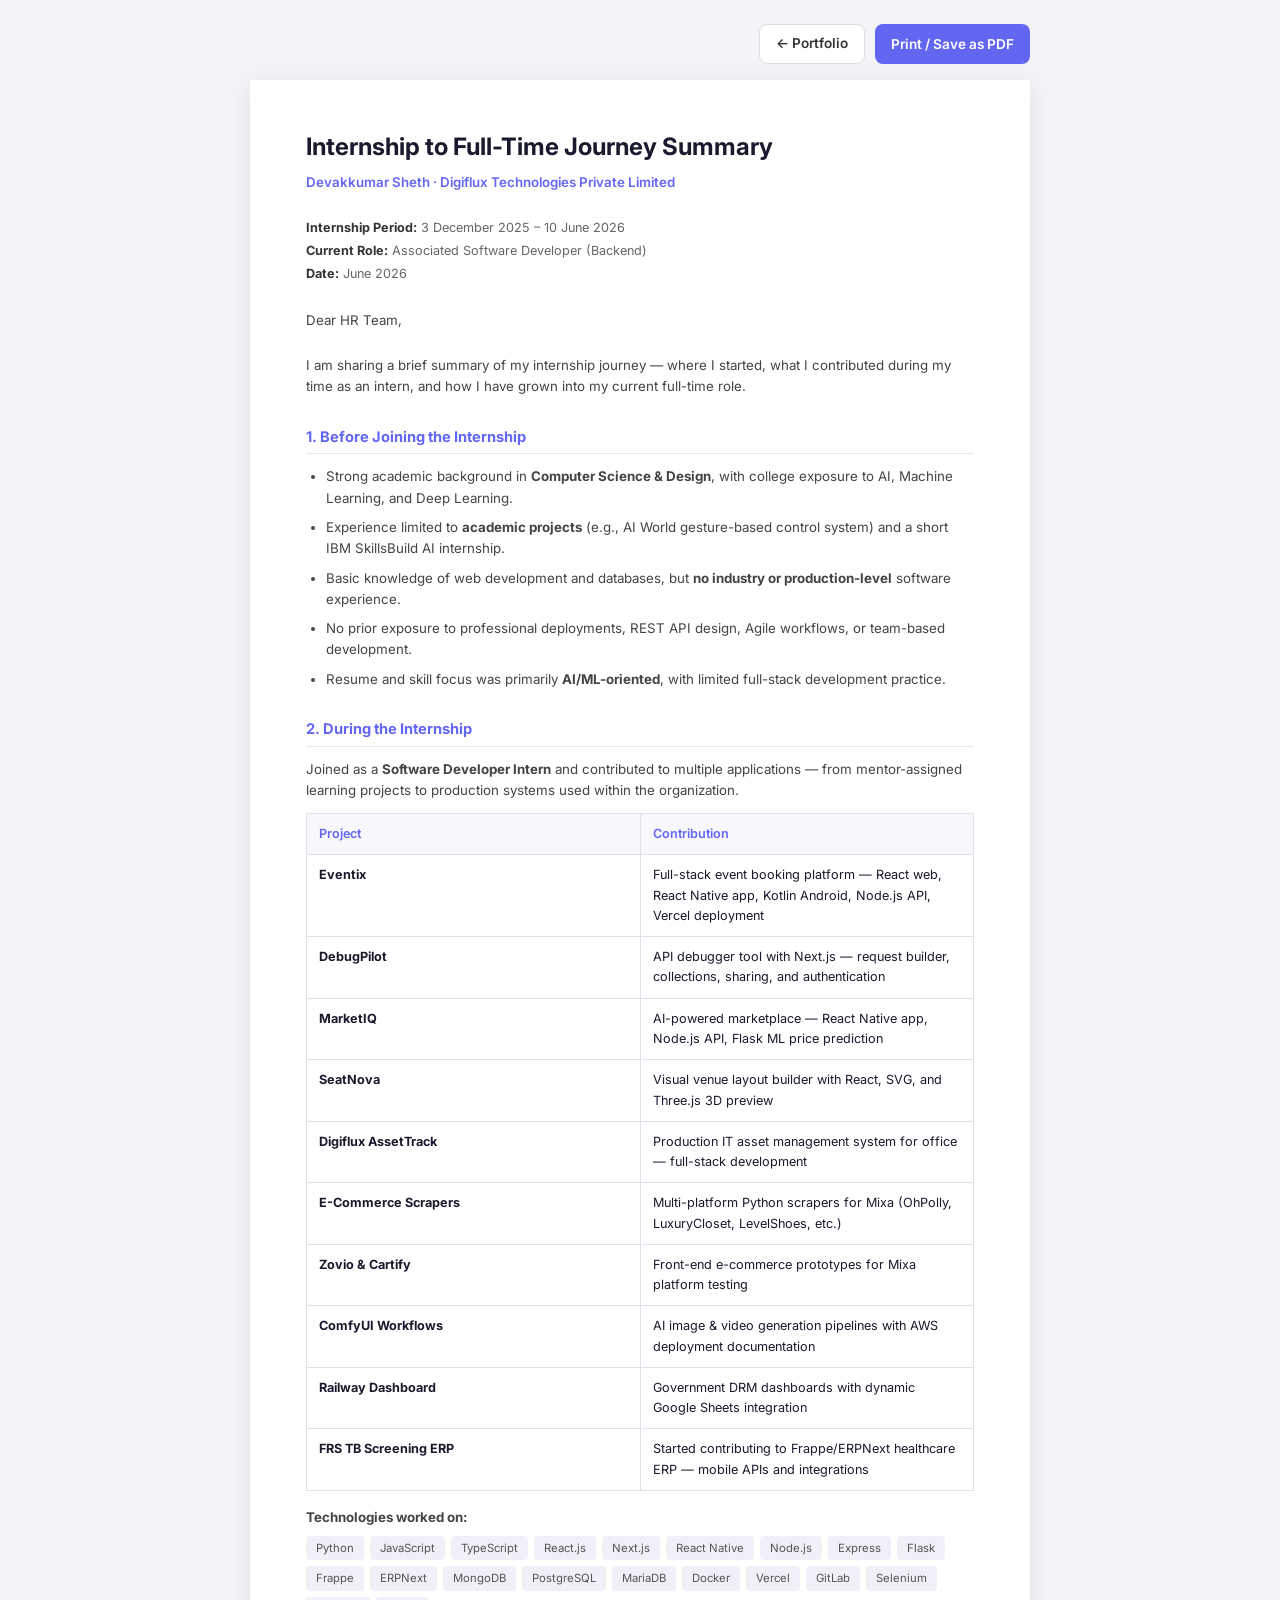
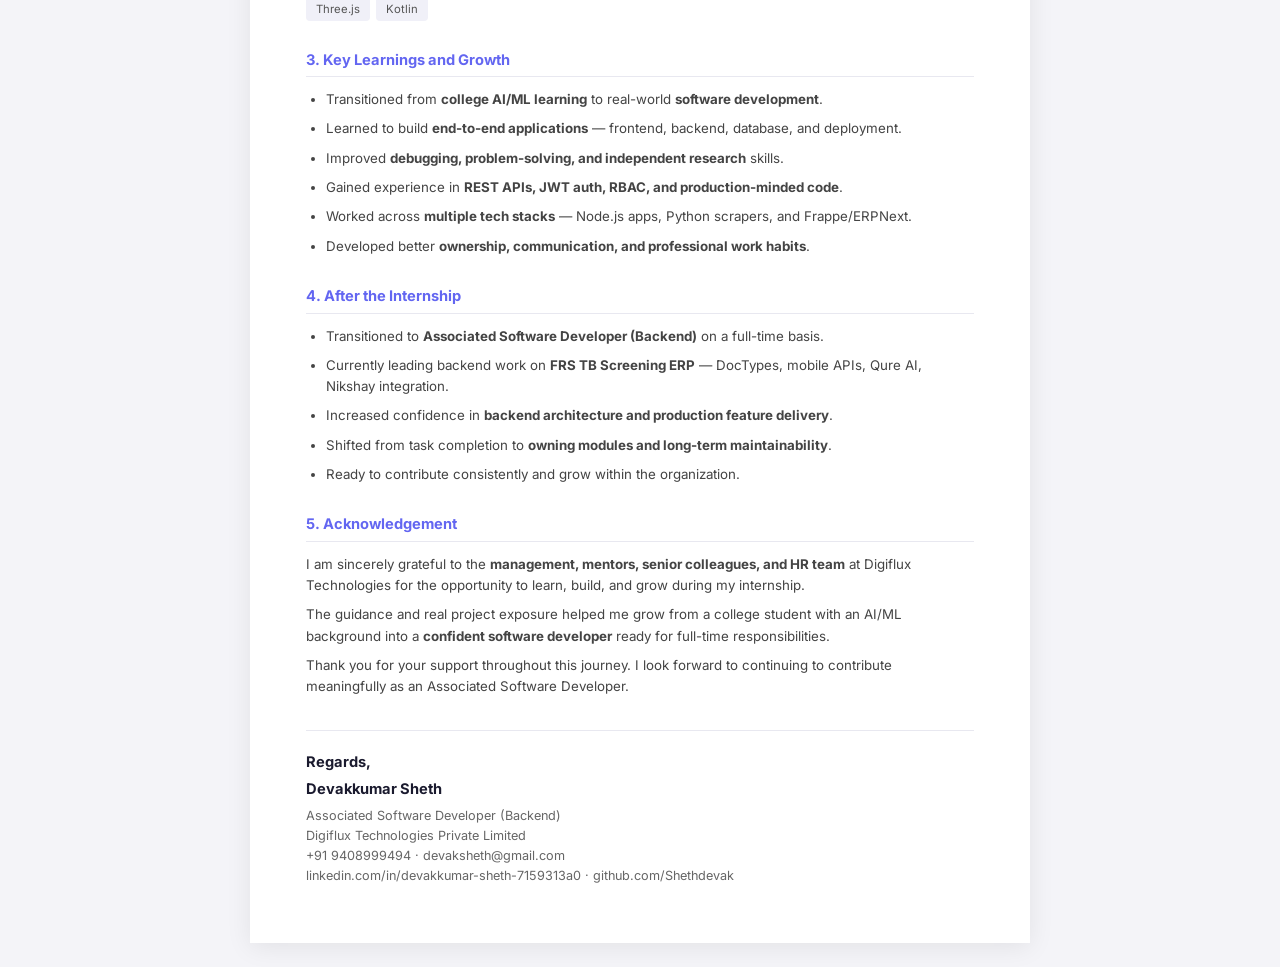
<file: Internship_Journey_Report.html>
<!DOCTYPE html>
<html lang="en">
<head>
  <meta charset="UTF-8" />
  <meta name="viewport" content="width=device-width, initial-scale=1.0" />
  <title>Internship Journey Report — Devakkumar Sheth</title>
  <style>
    @import url('https://fonts.googleapis.com/css2?family=Inter:wght@400;500;600;700&display=swap');
    * { box-sizing: border-box; margin: 0; padding: 0; }
    body { font-family: 'Inter', system-ui, sans-serif; font-size: 11pt; line-height: 1.6; color: #1a1a2e; background: #f4f4f8; padding: 24px; }
    .toolbar { max-width: 780px; margin: 0 auto 16px; display: flex; gap: 10px; justify-content: flex-end; }
    .toolbar button, .toolbar a { font-family: inherit; font-size: 0.85rem; font-weight: 600; padding: 8px 16px; border-radius: 8px; text-decoration: none; cursor: pointer; border: none; background: #6366f1; color: #fff; }
    .toolbar a { background: #fff; color: #333; border: 1px solid #ddd; }
    .page { max-width: 780px; margin: 0 auto; background: #fff; padding: 48px 56px; box-shadow: 0 4px 24px rgba(0,0,0,0.08); }
    .meta { font-size: 9.5pt; color: #666; margin-bottom: 24px; line-height: 1.8; }
    .meta strong { color: #333; }
    h1 { font-size: 18pt; color: #1a1a2e; margin-bottom: 6px; }
    .subtitle { font-size: 10pt; color: #6366f1; font-weight: 600; margin-bottom: 24px; }
    .greeting { margin-bottom: 24px; color: #444; }
    h2 { font-size: 11pt; font-weight: 700; color: #6366f1; margin: 28px 0 12px; padding-bottom: 4px; border-bottom: 1px solid #e8e8f0; }
    p, li { color: #444; font-size: 10pt; margin-bottom: 8px; }
    ul { padding-left: 20px; margin-bottom: 12px; }
    table { width: 100%; border-collapse: collapse; margin: 12px 0 16px; font-size: 9.5pt; }
    th, td { border: 1px solid #e0e0ea; padding: 10px 12px; text-align: left; vertical-align: top; }
    th { background: #f8f8fc; color: #6366f1; font-weight: 600; width: 28%; }
    .tech-tags { display: flex; flex-wrap: wrap; gap: 6px; margin-top: 8px; }
    .tech-tags span { font-size: 8.5pt; padding: 3px 10px; background: #f0f0f8; border-radius: 4px; color: #555; }
    .sign-off { margin-top: 32px; padding-top: 20px; border-top: 1px solid #e8e8f0; }
    .sign-off strong { display: block; margin-bottom: 4px; }
    .sign-off p { font-size: 9.5pt; color: #666; }
    @media print { body { background: #fff; padding: 0; } .toolbar { display: none; } .page { box-shadow: none; padding: 0; } }
  </style>
</head>
<body>
  <div class="toolbar">
    <a href="index.html">← Portfolio</a>
    <button onclick="window.print()">Print / Save as PDF</button>
  </div>

  <div class="page">
    <h1>Internship to Full-Time Journey Summary</h1>
    <p class="subtitle">Devakkumar Sheth · Digiflux Technologies Private Limited</p>

    <div class="meta">
      <strong>Internship Period:</strong> 3 December 2025 – 10 June 2026<br />
      <strong>Current Role:</strong> Associated Software Developer (Backend)<br />
      <strong>Date:</strong> June 2026
    </div>

    <p class="greeting">Dear HR Team,</p>
    <p>I am sharing a brief summary of my internship journey — where I started, what I contributed during my time as an intern, and how I have grown into my current full-time role.</p>

    <h2>1. Before Joining the Internship</h2>
    <ul>
      <li>Strong academic background in <strong>Computer Science &amp; Design</strong>, with college exposure to AI, Machine Learning, and Deep Learning.</li>
      <li>Experience limited to <strong>academic projects</strong> (e.g., AI World gesture-based control system) and a short IBM SkillsBuild AI internship.</li>
      <li>Basic knowledge of web development and databases, but <strong>no industry or production-level</strong> software experience.</li>
      <li>No prior exposure to professional deployments, REST API design, Agile workflows, or team-based development.</li>
      <li>Resume and skill focus was primarily <strong>AI/ML-oriented</strong>, with limited full-stack development practice.</li>
    </ul>

    <h2>2. During the Internship</h2>
    <p>Joined as a <strong>Software Developer Intern</strong> and contributed to multiple applications — from mentor-assigned learning projects to production systems used within the organization.</p>

    <table>
      <tr><th>Project</th><th>Contribution</th></tr>
      <tr><td><strong>Eventix</strong></td><td>Full-stack event booking platform — React web, React Native app, Kotlin Android, Node.js API, Vercel deployment</td></tr>
      <tr><td><strong>DebugPilot</strong></td><td>API debugger tool with Next.js — request builder, collections, sharing, and authentication</td></tr>
      <tr><td><strong>MarketIQ</strong></td><td>AI-powered marketplace — React Native app, Node.js API, Flask ML price prediction</td></tr>
      <tr><td><strong>SeatNova</strong></td><td>Visual venue layout builder with React, SVG, and Three.js 3D preview</td></tr>
      <tr><td><strong>Digiflux AssetTrack</strong></td><td>Production IT asset management system for office — full-stack development</td></tr>
      <tr><td><strong>E-Commerce Scrapers</strong></td><td>Multi-platform Python scrapers for Mixa (OhPolly, LuxuryCloset, LevelShoes, etc.)</td></tr>
      <tr><td><strong>Zovio &amp; Cartify</strong></td><td>Front-end e-commerce prototypes for Mixa platform testing</td></tr>
      <tr><td><strong>ComfyUI Workflows</strong></td><td>AI image &amp; video generation pipelines with AWS deployment documentation</td></tr>
      <tr><td><strong>Railway Dashboard</strong></td><td>Government DRM dashboards with dynamic Google Sheets integration</td></tr>
      <tr><td><strong>FRS TB Screening ERP</strong></td><td>Started contributing to Frappe/ERPNext healthcare ERP — mobile APIs and integrations</td></tr>
    </table>

    <p><strong>Technologies worked on:</strong></p>
    <div class="tech-tags">
      <span>Python</span><span>JavaScript</span><span>TypeScript</span><span>React.js</span><span>Next.js</span>
      <span>React Native</span><span>Node.js</span><span>Express</span><span>Flask</span><span>Frappe</span>
      <span>ERPNext</span><span>MongoDB</span><span>PostgreSQL</span><span>MariaDB</span><span>Docker</span>
      <span>Vercel</span><span>GitLab</span><span>Selenium</span><span>Three.js</span><span>Kotlin</span>
    </div>

    <h2>3. Key Learnings and Growth</h2>
    <ul>
      <li>Transitioned from <strong>college AI/ML learning</strong> to real-world <strong>software development</strong>.</li>
      <li>Learned to build <strong>end-to-end applications</strong> — frontend, backend, database, and deployment.</li>
      <li>Improved <strong>debugging, problem-solving, and independent research</strong> skills.</li>
      <li>Gained experience in <strong>REST APIs, JWT auth, RBAC, and production-minded code</strong>.</li>
      <li>Worked across <strong>multiple tech stacks</strong> — Node.js apps, Python scrapers, and Frappe/ERPNext.</li>
      <li>Developed better <strong>ownership, communication, and professional work habits</strong>.</li>
    </ul>

    <h2>4. After the Internship</h2>
    <ul>
      <li>Transitioned to <strong>Associated Software Developer (Backend)</strong> on a full-time basis.</li>
      <li>Currently leading backend work on <strong>FRS TB Screening ERP</strong> — DocTypes, mobile APIs, Qure AI, Nikshay integration.</li>
      <li>Increased confidence in <strong>backend architecture and production feature delivery</strong>.</li>
      <li>Shifted from task completion to <strong>owning modules and long-term maintainability</strong>.</li>
      <li>Ready to contribute consistently and grow within the organization.</li>
    </ul>

    <h2>5. Acknowledgement</h2>
    <p>I am sincerely grateful to the <strong>management, mentors, senior colleagues, and HR team</strong> at Digiflux Technologies for the opportunity to learn, build, and grow during my internship.</p>
    <p>The guidance and real project exposure helped me grow from a college student with an AI/ML background into a <strong>confident software developer</strong> ready for full-time responsibilities.</p>
    <p>Thank you for your support throughout this journey. I look forward to continuing to contribute meaningfully as an Associated Software Developer.</p>

    <div class="sign-off">
      <strong>Regards,</strong>
      <strong>Devakkumar Sheth</strong>
      <p>Associated Software Developer (Backend)<br />
      Digiflux Technologies Private Limited<br />
      +91 9408999494 · devaksheth@gmail.com<br />
      linkedin.com/in/devakkumar-sheth-7159313a0 · github.com/Shethdevak</p>
    </div>
  </div>
</body>
</html>
</file>
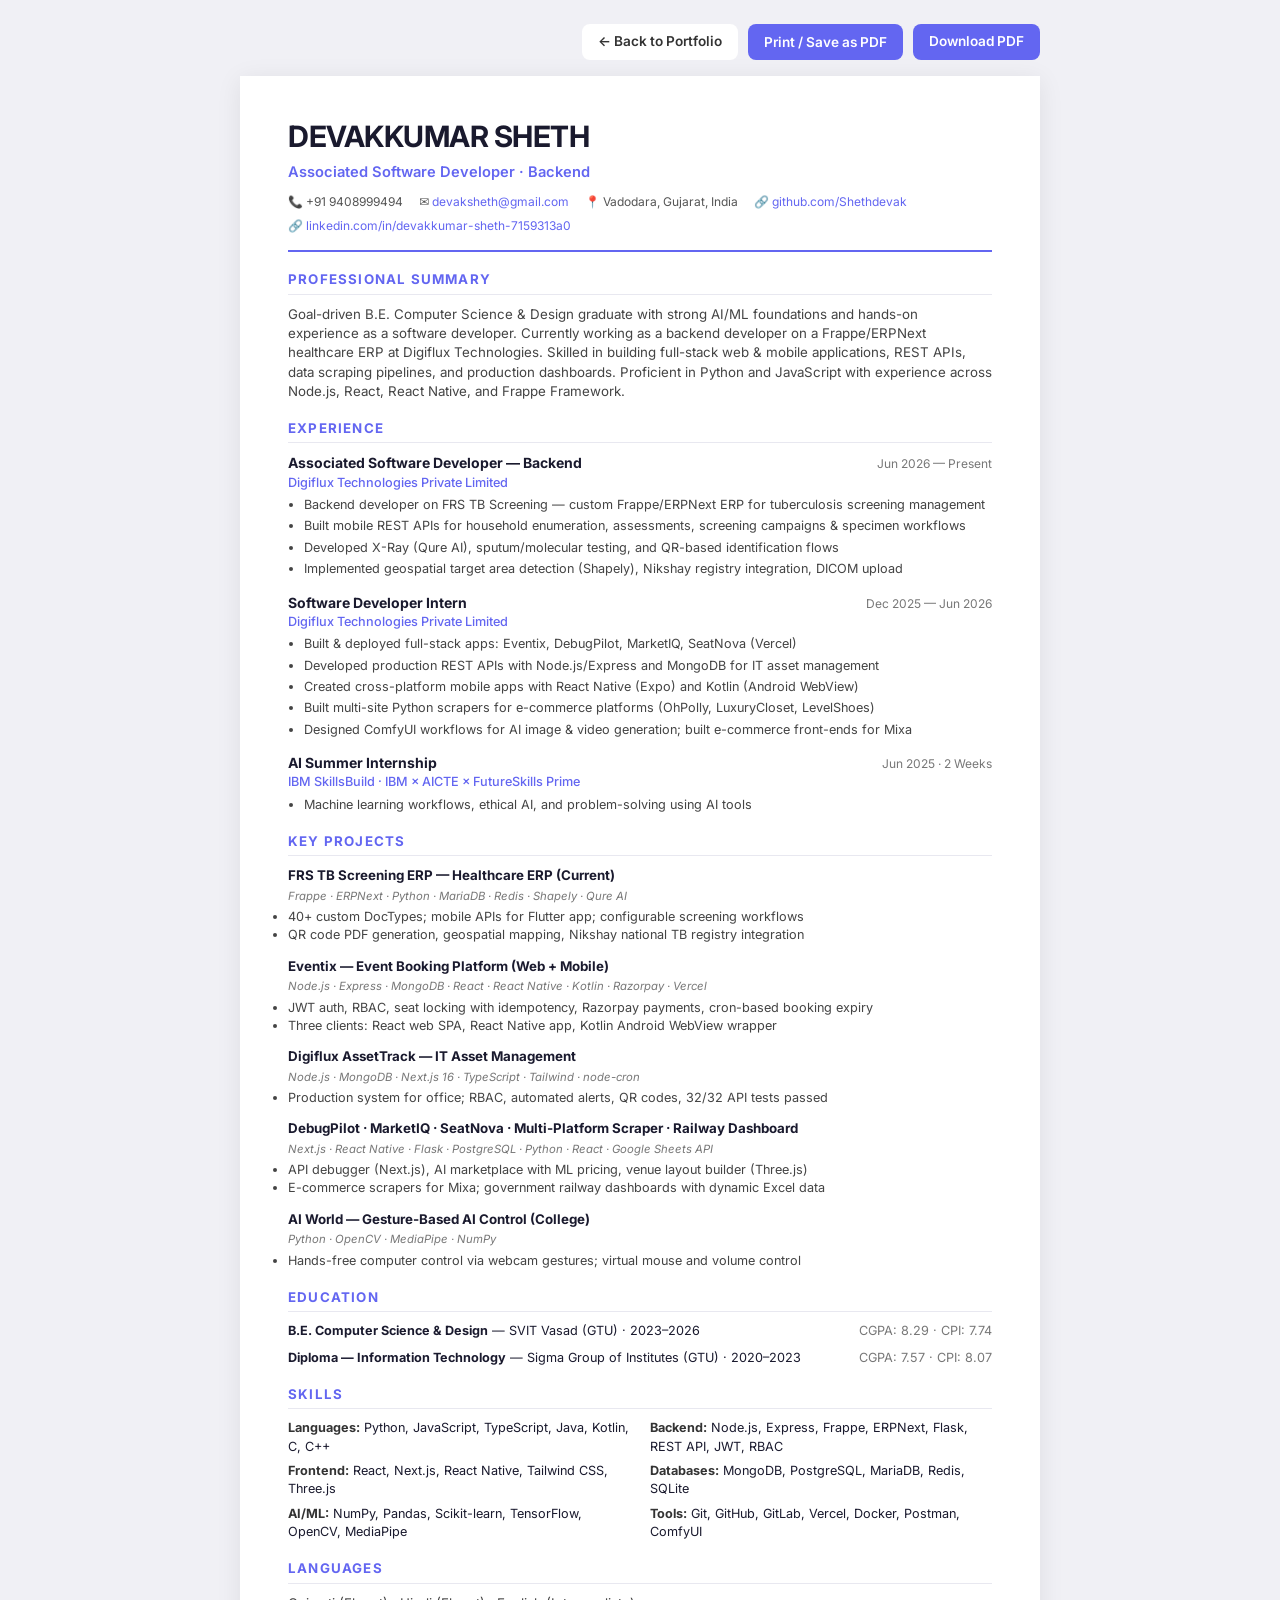
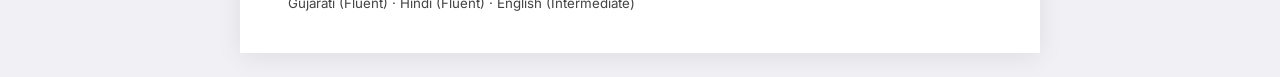
<file: resume.html>
<!DOCTYPE html>
<html lang="en">
<head>
  <meta charset="UTF-8" />
  <meta name="viewport" content="width=device-width, initial-scale=1.0" />
  <title>Devakkumar Sheth — Resume</title>
  <style>
    @import url('https://fonts.googleapis.com/css2?family=Inter:wght@400;500;600;700&display=swap');

    * { box-sizing: border-box; margin: 0; padding: 0; }

    body {
      font-family: 'Inter', system-ui, sans-serif;
      font-size: 10.5pt;
      line-height: 1.45;
      color: #1a1a2e;
      background: #f0f0f5;
      padding: 24px;
    }

    .page {
      max-width: 800px;
      margin: 0 auto;
      background: #fff;
      padding: 40px 48px;
      box-shadow: 0 4px 24px rgba(0,0,0,0.08);
    }

    .toolbar {
      max-width: 800px;
      margin: 0 auto 16px;
      display: flex;
      gap: 10px;
      justify-content: flex-end;
    }

    .toolbar a, .toolbar button {
      font-family: inherit;
      font-size: 0.85rem;
      font-weight: 600;
      padding: 8px 16px;
      border-radius: 8px;
      text-decoration: none;
      cursor: pointer;
      border: none;
    }

    .btn-back { background: #fff; color: #333; border: 1px solid #ddd; }
    .btn-print { background: #6366f1; color: #fff; }

    header { border-bottom: 2px solid #6366f1; padding-bottom: 16px; margin-bottom: 18px; }
    h1 { font-size: 22pt; font-weight: 700; letter-spacing: -0.5px; }
    .subtitle { font-size: 11pt; color: #6366f1; font-weight: 600; margin-top: 4px; }
    .contact { margin-top: 10px; font-size: 9pt; color: #555; display: flex; flex-wrap: wrap; gap: 6px 16px; }
    .contact a { color: #6366f1; text-decoration: none; }

    h2 {
      font-size: 10pt;
      font-weight: 700;
      text-transform: uppercase;
      letter-spacing: 1.2px;
      color: #6366f1;
      border-bottom: 1px solid #e8e8f0;
      padding-bottom: 4px;
      margin: 18px 0 10px;
    }

    .summary { color: #444; font-size: 10pt; }

    .entry { margin-bottom: 14px; }
    .entry-header { display: flex; justify-content: space-between; align-items: baseline; flex-wrap: wrap; gap: 4px; }
    .entry-title { font-weight: 700; font-size: 10.5pt; }
    .entry-date { font-size: 9pt; color: #777; white-space: nowrap; }
    .entry-org { font-size: 9.5pt; color: #6366f1; font-weight: 500; margin-bottom: 4px; }
    .entry ul { padding-left: 16px; margin-top: 4px; }
    .entry li { font-size: 9.5pt; color: #444; margin-bottom: 3px; }

    .project { margin-bottom: 12px; }
    .project h3 { font-size: 10pt; font-weight: 700; }
    .project .tech { font-size: 8.5pt; color: #777; font-style: italic; margin: 2px 0 4px; }
    .project p, .project li { font-size: 9.5pt; color: #444; }

    .skills-grid { display: grid; grid-template-columns: 1fr 1fr; gap: 6px 20px; }
    .skill-row { font-size: 9.5pt; }
    .skill-row strong { color: #333; }

    .edu-row { display: flex; justify-content: space-between; margin-bottom: 8px; font-size: 9.5pt; }
    .edu-row .grades { color: #777; white-space: nowrap; }

    @media print {
      body { background: #fff; padding: 0; }
      .toolbar { display: none; }
      .page { box-shadow: none; padding: 0; max-width: 100%; }
      @page { margin: 1.2cm 1.5cm; }
    }
  </style>
</head>
<body>
  <div class="toolbar">
    <a href="index.html" class="btn-back">← Back to Portfolio</a>
    <button class="btn-print" onclick="window.print()">Print / Save as PDF</button>
    <a href="Devakkumar_Sheth_Resume.pdf" class="btn-print js-download-resume">Download PDF</a>
  </div>
  <script>
    document.querySelector('.js-download-resume')?.addEventListener('click', async (e) => {
      e.preventDefault();
      for (const file of ['Devakkumar_Sheth_Resume.pdf', 'resume.pdf']) {
        try {
          const r = await fetch(file, { cache: 'no-store' });
          if (!r.ok) continue;
          const blob = await r.blob();
          const url = URL.createObjectURL(blob);
          const a = document.createElement('a');
          a.href = url;
          a.download = 'Devakkumar_Sheth_Resume.pdf';
          a.click();
          URL.revokeObjectURL(url);
          return;
        } catch {}
      }
      alert('PDF not found. Use "Print / Save as PDF" instead.');
    });
  </script>

  <div class="page">
    <header>
      <h1>DEVAKKUMAR SHETH</h1>
      <p class="subtitle">Associated Software Developer · Backend</p>
      <div class="contact">
        <span>📞 +91 9408999494</span>
        <span>✉️ <a href="mailto:devaksheth@gmail.com">devaksheth@gmail.com</a></span>
        <span>📍 Vadodara, Gujarat, India</span>
        <span>🔗 <a href="https://github.com/Shethdevak">github.com/Shethdevak</a></span>
        <span>🔗 <a href="https://www.linkedin.com/in/devakkumar-sheth-7159313a0">linkedin.com/in/devakkumar-sheth-7159313a0</a></span>
      </div>
    </header>

    <h2>Professional Summary</h2>
    <p class="summary">
      Goal-driven B.E. Computer Science &amp; Design graduate with strong AI/ML foundations and hands-on experience as a software developer. Currently working as a backend developer on a Frappe/ERPNext healthcare ERP at Digiflux Technologies. Skilled in building full-stack web &amp; mobile applications, REST APIs, data scraping pipelines, and production dashboards. Proficient in Python and JavaScript with experience across Node.js, React, React Native, and Frappe Framework.
    </p>

    <h2>Experience</h2>

    <div class="entry">
      <div class="entry-header">
        <span class="entry-title">Associated Software Developer — Backend</span>
        <span class="entry-date">Jun 2026 — Present</span>
      </div>
      <div class="entry-org">Digiflux Technologies Private Limited</div>
      <ul>
        <li>Backend developer on FRS TB Screening — custom Frappe/ERPNext ERP for tuberculosis screening management</li>
        <li>Built mobile REST APIs for household enumeration, assessments, screening campaigns &amp; specimen workflows</li>
        <li>Developed X-Ray (Qure AI), sputum/molecular testing, and QR-based identification flows</li>
        <li>Implemented geospatial target area detection (Shapely), Nikshay registry integration, DICOM upload</li>
      </ul>
    </div>

    <div class="entry">
      <div class="entry-header">
        <span class="entry-title">Software Developer Intern</span>
        <span class="entry-date">Dec 2025 — Jun 2026</span>
      </div>
      <div class="entry-org">Digiflux Technologies Private Limited</div>
      <ul>
        <li>Built &amp; deployed full-stack apps: Eventix, DebugPilot, MarketIQ, SeatNova (Vercel)</li>
        <li>Developed production REST APIs with Node.js/Express and MongoDB for IT asset management</li>
        <li>Created cross-platform mobile apps with React Native (Expo) and Kotlin (Android WebView)</li>
        <li>Built multi-site Python scrapers for e-commerce platforms (OhPolly, LuxuryCloset, LevelShoes)</li>
        <li>Designed ComfyUI workflows for AI image &amp; video generation; built e-commerce front-ends for Mixa</li>
      </ul>
    </div>

    <div class="entry">
      <div class="entry-header">
        <span class="entry-title">AI Summer Internship</span>
        <span class="entry-date">Jun 2025 · 2 Weeks</span>
      </div>
      <div class="entry-org">IBM SkillsBuild · IBM × AICTE × FutureSkills Prime</div>
      <ul>
        <li>Machine learning workflows, ethical AI, and problem-solving using AI tools</li>
      </ul>
    </div>

    <h2>Key Projects</h2>

    <div class="project">
      <h3>FRS TB Screening ERP — Healthcare ERP (Current)</h3>
      <p class="tech">Frappe · ERPNext · Python · MariaDB · Redis · Shapely · Qure AI</p>
      <ul>
        <li>40+ custom DocTypes; mobile APIs for Flutter app; configurable screening workflows</li>
        <li>QR code PDF generation, geospatial mapping, Nikshay national TB registry integration</li>
      </ul>
    </div>

    <div class="project">
      <h3>Eventix — Event Booking Platform (Web + Mobile)</h3>
      <p class="tech">Node.js · Express · MongoDB · React · React Native · Kotlin · Razorpay · Vercel</p>
      <ul>
        <li>JWT auth, RBAC, seat locking with idempotency, Razorpay payments, cron-based booking expiry</li>
        <li>Three clients: React web SPA, React Native app, Kotlin Android WebView wrapper</li>
      </ul>
    </div>

    <div class="project">
      <h3>Digiflux AssetTrack — IT Asset Management</h3>
      <p class="tech">Node.js · MongoDB · Next.js 16 · TypeScript · Tailwind · node-cron</p>
      <ul>
        <li>Production system for office; RBAC, automated alerts, QR codes, 32/32 API tests passed</li>
      </ul>
    </div>

    <div class="project">
      <h3>DebugPilot · MarketIQ · SeatNova · Multi-Platform Scraper · Railway Dashboard</h3>
      <p class="tech">Next.js · React Native · Flask · PostgreSQL · Python · React · Google Sheets API</p>
      <ul>
        <li>API debugger (Next.js), AI marketplace with ML pricing, venue layout builder (Three.js)</li>
        <li>E-commerce scrapers for Mixa; government railway dashboards with dynamic Excel data</li>
      </ul>
    </div>

    <div class="project">
      <h3>AI World — Gesture-Based AI Control (College)</h3>
      <p class="tech">Python · OpenCV · MediaPipe · NumPy</p>
      <ul>
        <li>Hands-free computer control via webcam gestures; virtual mouse and volume control</li>
      </ul>
    </div>

    <h2>Education</h2>
    <div class="edu-row">
      <div><strong>B.E. Computer Science &amp; Design</strong> — SVIT Vasad (GTU) · 2023–2026</div>
      <div class="grades">CGPA: 8.29 · CPI: 7.74</div>
    </div>
    <div class="edu-row">
      <div><strong>Diploma — Information Technology</strong> — Sigma Group of Institutes (GTU) · 2020–2023</div>
      <div class="grades">CGPA: 7.57 · CPI: 8.07</div>
    </div>

    <h2>Skills</h2>
    <div class="skills-grid">
      <div class="skill-row"><strong>Languages:</strong> Python, JavaScript, TypeScript, Java, Kotlin, C, C++</div>
      <div class="skill-row"><strong>Backend:</strong> Node.js, Express, Frappe, ERPNext, Flask, REST API, JWT, RBAC</div>
      <div class="skill-row"><strong>Frontend:</strong> React, Next.js, React Native, Tailwind CSS, Three.js</div>
      <div class="skill-row"><strong>Databases:</strong> MongoDB, PostgreSQL, MariaDB, Redis, SQLite</div>
      <div class="skill-row"><strong>AI/ML:</strong> NumPy, Pandas, Scikit-learn, TensorFlow, OpenCV, MediaPipe</div>
      <div class="skill-row"><strong>Tools:</strong> Git, GitHub, GitLab, Vercel, Docker, Postman, ComfyUI</div>
    </div>

    <h2>Languages</h2>
    <p class="summary">Gujarati (Fluent) · Hindi (Fluent) · English (Intermediate)</p>
  </div>
</body>
</html>
</file>
<file: styles.css>
/* ============================================
   Devakkumar Sheth — Portfolio Styles
   ============================================ */

:root {
  --bg: #0a0a0f;
  --bg-alt: #0f0f18;
  --surface: #14141f;
  --surface-hover: #1a1a28;
  --border: rgba(255, 255, 255, 0.08);
  --border-hover: rgba(255, 255, 255, 0.15);
  --text: #e8e8f0;
  --text-muted: #8888a0;
  --text-dim: #5a5a70;
  --accent: #6366f1;
  --accent-light: #818cf8;
  --accent-glow: rgba(99, 102, 241, 0.35);
  --cyan: #22d3ee;
  --cyan-glow: rgba(34, 211, 238, 0.25);
  --green: #4ade80;
  --gradient: linear-gradient(135deg, #6366f1 0%, #22d3ee 50%, #a78bfa 100%);
  --font-display: 'Syne', sans-serif;
  --font-body: 'DM Sans', sans-serif;
  --radius: 12px;
  --radius-lg: 20px;
  --header-h: 72px;
  --transition: 0.3s cubic-bezier(0.4, 0, 0.2, 1);
}

*, *::before, *::after {
  box-sizing: border-box;
  margin: 0;
  padding: 0;
}

html {
  scroll-behavior: smooth;
  scroll-padding-top: var(--header-h);
}

body {
  font-family: var(--font-body);
  background: var(--bg);
  color: var(--text);
  line-height: 1.65;
  overflow-x: hidden;
  -webkit-font-smoothing: antialiased;
}

.container {
  width: min(1140px, 92vw);
  margin-inline: auto;
}

/* Background effects */
.bg-grid {
  position: fixed;
  inset: 0;
  background-image:
    linear-gradient(rgba(255,255,255,0.03) 1px, transparent 1px),
    linear-gradient(90deg, rgba(255,255,255,0.03) 1px, transparent 1px);
  background-size: 60px 60px;
  mask-image: radial-gradient(ellipse 80% 60% at 50% 0%, black 20%, transparent 70%);
  pointer-events: none;
  z-index: 0;
}

.bg-glow {
  position: fixed;
  border-radius: 50%;
  filter: blur(120px);
  pointer-events: none;
  z-index: 0;
}

.bg-glow--1 {
  width: 600px;
  height: 600px;
  background: var(--accent-glow);
  top: -200px;
  right: -100px;
}

.bg-glow--2 {
  width: 500px;
  height: 500px;
  background: var(--cyan-glow);
  bottom: 20%;
  left: -150px;
}

/* Typography */
h1, h2, h3 {
  font-family: var(--font-display);
  font-weight: 700;
  line-height: 1.2;
}

.gradient-text {
  background: var(--gradient);
  -webkit-background-clip: text;
  -webkit-text-fill-color: transparent;
  background-clip: text;
}

/* Header / Nav */
.header {
  position: fixed;
  top: 0;
  left: 0;
  right: 0;
  height: var(--header-h);
  z-index: 1000;
  transition: background var(--transition), backdrop-filter var(--transition), border-color var(--transition);
}

.header.scrolled {
  background: rgba(10, 10, 15, 0.85);
  backdrop-filter: blur(16px);
  border-bottom: 1px solid var(--border);
}

.nav {
  display: flex;
  align-items: center;
  justify-content: space-between;
  height: 100%;
}

.nav__logo {
  display: flex;
  align-items: center;
  gap: 10px;
  text-decoration: none;
  color: var(--text);
}

.nav__logo-mark {
  display: flex;
  align-items: center;
  justify-content: center;
  width: 38px;
  height: 38px;
  background: var(--gradient);
  border-radius: 10px;
  font-family: var(--font-display);
  font-weight: 800;
  font-size: 0.85rem;
  color: #fff;
}

.nav__logo-text {
  font-family: var(--font-display);
  font-weight: 600;
  font-size: 1rem;
}

.nav__links {
  display: flex;
  align-items: center;
  gap: 8px;
  list-style: none;
}

.nav__links a {
  color: var(--text-muted);
  text-decoration: none;
  font-size: 0.9rem;
  font-weight: 500;
  padding: 8px 14px;
  border-radius: 8px;
  transition: color var(--transition), background var(--transition);
}

.nav__links a:hover {
  color: var(--text);
  background: rgba(255,255,255,0.05);
}

.nav__cta {
  background: var(--accent) !important;
  color: #fff !important;
}

.nav__cta:hover {
  background: var(--accent-light) !important;
}

.nav__resume {
  border: 1px solid var(--border) !important;
  color: var(--text) !important;
}

.nav__resume:hover {
  border-color: var(--accent-light) !important;
  color: var(--accent-light) !important;
}

.nav__toggle {
  display: none;
  flex-direction: column;
  gap: 5px;
  background: none;
  border: none;
  cursor: pointer;
  padding: 8px;
}

.nav__toggle span {
  display: block;
  width: 24px;
  height: 2px;
  background: var(--text);
  border-radius: 2px;
  transition: var(--transition);
}

/* Buttons */
.btn {
  display: inline-flex;
  align-items: center;
  gap: 8px;
  padding: 12px 24px;
  border-radius: 10px;
  font-family: var(--font-body);
  font-size: 0.95rem;
  font-weight: 600;
  text-decoration: none;
  border: none;
  cursor: pointer;
  transition: transform 0.2s, box-shadow var(--transition), background var(--transition);
}

.btn--primary {
  background: var(--gradient);
  color: #fff;
  box-shadow: 0 4px 24px var(--accent-glow);
}

.btn--primary:hover {
  transform: translateY(-2px);
  box-shadow: 0 8px 32px var(--accent-glow);
}

.btn--ghost {
  background: rgba(255,255,255,0.06);
  color: var(--text);
  border: 1px solid var(--border);
}

.btn--ghost:hover {
  background: rgba(255,255,255,0.1);
  border-color: var(--border-hover);
}

.btn--resume {
  background: rgba(34, 211, 238, 0.12);
  color: var(--cyan);
  border: 1px solid rgba(34, 211, 238, 0.35);
}

.btn--resume:hover {
  background: rgba(34, 211, 238, 0.2);
  border-color: var(--cyan);
  transform: translateY(-2px);
  box-shadow: 0 4px 20px var(--cyan-glow);
}

/* Hero */
.hero {
  position: relative;
  min-height: 100vh;
  display: flex;
  align-items: center;
  padding-top: var(--header-h);
  z-index: 1;
}

.hero__inner {
  display: grid;
  grid-template-columns: 1.1fr 0.9fr;
  gap: 60px;
  align-items: center;
  padding: 60px 0 80px;
}

.hero__eyebrow {
  font-size: 0.85rem;
  font-weight: 600;
  letter-spacing: 0.08em;
  text-transform: uppercase;
  color: var(--cyan);
  margin-bottom: 16px;
}

.hero__title {
  font-size: clamp(2.4rem, 5vw, 3.8rem);
  margin-bottom: 12px;
}

.hero__role {
  font-size: 1.25rem;
  color: var(--accent-light);
  font-weight: 600;
  margin-bottom: 20px;
}

.hero__subtitle {
  font-size: 1.05rem;
  color: var(--text-muted);
  max-width: 540px;
  margin-bottom: 32px;
}

.hero__subtitle strong {
  color: var(--text);
}

.hero__actions {
  display: flex;
  flex-wrap: wrap;
  gap: 12px;
  margin-bottom: 48px;
}

.hero__stats {
  display: flex;
  gap: 40px;
}

.stat__num {
  display: block;
  font-family: var(--font-display);
  font-size: 1.8rem;
  font-weight: 800;
  background: var(--gradient);
  -webkit-background-clip: text;
  -webkit-text-fill-color: transparent;
  background-clip: text;
}

.stat__label {
  font-size: 0.8rem;
  color: var(--text-dim);
  text-transform: uppercase;
  letter-spacing: 0.05em;
}

/* Profile card */
.profile-card {
  background: var(--surface);
  border: 1px solid var(--border);
  border-radius: var(--radius-lg);
  padding: 32px;
  position: relative;
  overflow: hidden;
}

.profile-card::before {
  content: '';
  position: absolute;
  top: 0;
  left: 0;
  right: 0;
  height: 3px;
  background: var(--gradient);
}

.profile-card__avatar {
  width: 80px;
  height: 80px;
  border-radius: 20px;
  background: var(--gradient);
  display: flex;
  align-items: center;
  justify-content: center;
  font-family: var(--font-display);
  font-size: 1.6rem;
  font-weight: 800;
  color: #fff;
  margin-bottom: 20px;
}

.profile-card__info h3 {
  font-size: 1.3rem;
  margin-bottom: 4px;
}

.profile-card__info p {
  color: var(--text-muted);
  font-size: 0.95rem;
  margin-bottom: 16px;
}

.profile-card__tags {
  display: flex;
  flex-wrap: wrap;
  gap: 8px;
  margin-bottom: 24px;
}

.profile-card__tags span {
  font-size: 0.75rem;
  font-weight: 600;
  padding: 4px 12px;
  border-radius: 20px;
  background: rgba(99, 102, 241, 0.15);
  color: var(--accent-light);
  border: 1px solid rgba(99, 102, 241, 0.25);
}

.profile-card__company {
  display: flex;
  align-items: center;
  gap: 8px;
  font-size: 0.85rem;
  color: var(--text-muted);
  padding-top: 20px;
  border-top: 1px solid var(--border);
}

.dot {
  width: 8px;
  height: 8px;
  border-radius: 50%;
}

.dot--green {
  background: var(--green);
  box-shadow: 0 0 8px var(--green);
}

.scroll-hint {
  position: absolute;
  bottom: 32px;
  left: 50%;
  transform: translateX(-50%);
  width: 24px;
  height: 40px;
  border: 2px solid var(--border-hover);
  border-radius: 12px;
  display: flex;
  justify-content: center;
  padding-top: 8px;
}

.scroll-hint span {
  width: 4px;
  height: 8px;
  background: var(--accent-light);
  border-radius: 2px;
  animation: scrollBounce 2s infinite;
}

@keyframes scrollBounce {
  0%, 100% { transform: translateY(0); opacity: 1; }
  50% { transform: translateY(8px); opacity: 0.3; }
}

/* Sections */
.section {
  position: relative;
  padding: 100px 0;
  z-index: 1;
}

.section--alt {
  background: var(--bg-alt);
}

.section--contact {
  padding-bottom: 120px;
}

.section__header {
  margin-bottom: 56px;
}

.section__header h2 {
  font-size: clamp(1.8rem, 3.5vw, 2.6rem);
  margin-top: 8px;
}

.section__tag {
  display: inline-block;
  font-size: 0.8rem;
  font-weight: 600;
  letter-spacing: 0.1em;
  text-transform: uppercase;
  color: var(--accent-light);
  margin-bottom: 4px;
}

.section__desc {
  color: var(--text-muted);
  margin-top: 12px;
  max-width: 560px;
}

/* About */
.about-grid {
  display: grid;
  grid-template-columns: 1.4fr 1fr;
  gap: 24px;
}

.about-card {
  background: var(--surface);
  border: 1px solid var(--border);
  border-radius: var(--radius-lg);
  padding: 32px;
}

.about-card--main p {
  color: var(--text-muted);
  margin-bottom: 16px;
}

.about-card--main p:last-child {
  margin-bottom: 0;
}

.about-card--main strong {
  color: var(--text);
}

.about-card--highlight h3 {
  font-size: 1.1rem;
  margin-bottom: 20px;
}

.facts-list {
  list-style: none;
  display: flex;
  flex-direction: column;
  gap: 16px;
}

.facts-list li {
  display: flex;
  gap: 14px;
  align-items: flex-start;
}

.facts-list__icon {
  font-size: 1.2rem;
  flex-shrink: 0;
  margin-top: 2px;
}

.facts-list strong {
  display: block;
  font-size: 0.85rem;
  margin-bottom: 2px;
}

.facts-list span {
  font-size: 0.85rem;
  color: var(--text-muted);
}

/* Timeline */
.timeline {
  position: relative;
  padding-left: 32px;
}

.timeline::before {
  content: '';
  position: absolute;
  left: 7px;
  top: 8px;
  bottom: 8px;
  width: 2px;
  background: linear-gradient(to bottom, var(--accent), var(--cyan), transparent);
}

.timeline__item {
  position: relative;
  margin-bottom: 32px;
}

.timeline__item:last-child {
  margin-bottom: 0;
}

.timeline__marker {
  position: absolute;
  left: -32px;
  top: 24px;
  width: 16px;
  height: 16px;
  border-radius: 50%;
  background: var(--bg-alt);
  border: 2px solid var(--accent);
  box-shadow: 0 0 12px var(--accent-glow);
}

.timeline__card {
  background: var(--surface);
  border: 1px solid var(--border);
  border-radius: var(--radius-lg);
  padding: 28px 32px;
  transition: border-color var(--transition);
}

.timeline__card:hover {
  border-color: var(--border-hover);
}

.timeline__meta {
  display: flex;
  align-items: center;
  gap: 12px;
  margin-bottom: 12px;
}

.timeline__meta time {
  font-size: 0.85rem;
  color: var(--text-dim);
}

.timeline__card h3 {
  font-size: 1.2rem;
  margin-bottom: 4px;
}

.timeline__company {
  color: var(--accent-light);
  font-weight: 500;
  font-size: 0.95rem;
  margin-bottom: 12px;
}

.timeline__card p,
.timeline__card li {
  color: var(--text-muted);
  font-size: 0.95rem;
}

.timeline__card ul {
  padding-left: 18px;
  display: flex;
  flex-direction: column;
  gap: 6px;
}

/* Badges */
.badge {
  display: inline-block;
  font-size: 0.7rem;
  font-weight: 700;
  letter-spacing: 0.04em;
  text-transform: uppercase;
  padding: 3px 10px;
  border-radius: 20px;
  background: rgba(255,255,255,0.08);
  color: var(--text-muted);
}

.badge--current {
  background: rgba(74, 222, 128, 0.15);
  color: var(--green);
}

.badge--cert {
  background: rgba(167, 139, 250, 0.15);
  color: #a78bfa;
}

.badge--deploy {
  background: rgba(99, 102, 241, 0.15);
  color: var(--accent-light);
}

.badge--prod {
  background: rgba(34, 211, 238, 0.15);
  color: var(--cyan);
}

.badge--ai {
  background: rgba(251, 191, 36, 0.15);
  color: #fbbf24;
}

.badge--gov {
  background: rgba(248, 113, 113, 0.15);
  color: #f87171;
}

.badge--college {
  background: rgba(129, 140, 248, 0.15);
  color: #818cf8;
}

.badge--working {
  background: rgba(74, 222, 128, 0.2);
  color: var(--green);
  animation: pulseBadge 2.5s ease-in-out infinite;
}

@keyframes pulseBadge {
  0%, 100% { box-shadow: 0 0 0 0 rgba(74, 222, 128, 0.3); }
  50% { box-shadow: 0 0 0 6px rgba(74, 222, 128, 0); }
}

/* Featured / current project card */
.project-card--featured {
  grid-column: 1 / -1;
  border-color: rgba(74, 222, 128, 0.25);
  background: linear-gradient(135deg, var(--surface) 0%, rgba(74, 222, 128, 0.04) 100%);
  position: relative;
}

.project-card--featured::before {
  content: '';
  position: absolute;
  top: 0;
  left: 0;
  right: 0;
  height: 3px;
  background: linear-gradient(90deg, var(--green), var(--cyan), var(--accent));
  border-radius: var(--radius-lg) var(--radius-lg) 0 0;
}

.project-card--featured:hover {
  border-color: rgba(74, 222, 128, 0.4);
  box-shadow: 0 12px 48px rgba(74, 222, 128, 0.08);
}

@media (min-width: 901px) {
  .project-card--featured {
    display: grid;
    grid-template-columns: 1fr 1fr;
    gap: 0 32px;
    align-items: start;
  }

  .project-card--featured .project-card__header {
    grid-column: 1 / -1;
  }

  .project-card--featured > p {
    grid-column: 1;
  }

  .project-card--featured .project-card__highlights {
    grid-column: 2;
    grid-row: 3 / 5;
    margin-bottom: 0;
  }

  .project-card--featured .tech-stack {
    grid-column: 1 / -1;
  }
}

/* Filter tabs */
.filter-tabs {
  display: flex;
  flex-wrap: wrap;
  gap: 8px;
  margin-bottom: 40px;
}

.filter-tab {
  font-family: var(--font-body);
  font-size: 0.85rem;
  font-weight: 600;
  padding: 8px 18px;
  border-radius: 20px;
  border: 1px solid var(--border);
  background: transparent;
  color: var(--text-muted);
  cursor: pointer;
  transition: all var(--transition);
}

.filter-tab:hover {
  border-color: var(--border-hover);
  color: var(--text);
}

.filter-tab.active {
  background: var(--accent);
  border-color: var(--accent);
  color: #fff;
}

/* Project cards */
.projects-grid {
  display: grid;
  grid-template-columns: repeat(auto-fill, minmax(340px, 1fr));
  gap: 24px;
}

.project-card {
  background: var(--surface);
  border: 1px solid var(--border);
  border-radius: var(--radius-lg);
  padding: 28px;
  display: flex;
  flex-direction: column;
  transition: transform var(--transition), border-color var(--transition), box-shadow var(--transition);
}

.project-card:hover {
  transform: translateY(-4px);
  border-color: var(--border-hover);
  box-shadow: 0 12px 40px rgba(0,0,0,0.3);
}

.project-card.hidden {
  display: none;
}

.project-card__header {
  display: flex;
  justify-content: space-between;
  align-items: flex-start;
  margin-bottom: 16px;
}

.project-card__icon {
  font-size: 2rem;
}

.project-card__badges {
  display: flex;
  flex-wrap: wrap;
  gap: 6px;
  justify-content: flex-end;
}

.project-card h3 {
  font-size: 1.25rem;
  margin-bottom: 4px;
}

.project-card__alias {
  font-size: 0.8rem;
  font-weight: 500;
  color: var(--text-dim);
}

.project-card__type {
  font-size: 0.85rem;
  color: var(--accent-light);
  font-weight: 500;
  margin-bottom: 12px;
}

.project-card > p {
  color: var(--text-muted);
  font-size: 0.92rem;
  margin-bottom: 16px;
  flex-grow: 1;
}

.project-card__highlights {
  list-style: none;
  margin-bottom: 16px;
  display: flex;
  flex-direction: column;
  gap: 6px;
}

.project-card__highlights li {
  font-size: 0.85rem;
  color: var(--text-muted);
  padding-left: 16px;
  position: relative;
}

.project-card__highlights li::before {
  content: '→';
  position: absolute;
  left: 0;
  color: var(--accent-light);
}

.tech-stack {
  display: flex;
  flex-wrap: wrap;
  gap: 6px;
  margin-top: auto;
  padding-top: 16px;
  border-top: 1px solid var(--border);
}

.tech-stack span {
  font-size: 0.72rem;
  font-weight: 600;
  padding: 3px 10px;
  border-radius: 6px;
  background: rgba(255,255,255,0.05);
  color: var(--text-dim);
  border: 1px solid var(--border);
}

/* Skills */
.skills-grid {
  display: grid;
  grid-template-columns: repeat(auto-fill, minmax(300px, 1fr));
  gap: 24px;
}

.skill-group {
  background: var(--surface);
  border: 1px solid var(--border);
  border-radius: var(--radius-lg);
  padding: 24px;
}

.skill-group h3 {
  font-size: 0.95rem;
  margin-bottom: 16px;
  color: var(--accent-light);
}

.skill-tags {
  display: flex;
  flex-wrap: wrap;
  gap: 8px;
}

.skill-tags span {
  font-size: 0.82rem;
  font-weight: 500;
  padding: 6px 14px;
  border-radius: 8px;
  background: rgba(255,255,255,0.04);
  color: var(--text-muted);
  border: 1px solid var(--border);
  transition: all var(--transition);
}

.skill-tags span:hover {
  background: rgba(99, 102, 241, 0.12);
  color: var(--accent-light);
  border-color: rgba(99, 102, 241, 0.3);
}

/* Education */
.edu-grid {
  display: grid;
  grid-template-columns: repeat(auto-fill, minmax(400px, 1fr));
  gap: 24px;
}

.edu-card {
  background: var(--surface);
  border: 1px solid var(--border);
  border-radius: var(--radius-lg);
  padding: 32px;
  transition: border-color var(--transition);
}

.edu-card:hover {
  border-color: var(--border-hover);
}

.edu-card__year {
  font-size: 0.8rem;
  font-weight: 600;
  color: var(--cyan);
  letter-spacing: 0.05em;
  margin-bottom: 12px;
}

.edu-card h3 {
  font-size: 1.15rem;
  margin-bottom: 8px;
}

.edu-card__inst {
  color: var(--text-muted);
  font-size: 0.9rem;
  margin-bottom: 16px;
}

.edu-card__grades {
  display: flex;
  gap: 24px;
}

.edu-card__grades span {
  font-size: 0.9rem;
  color: var(--text-muted);
}

.edu-card__grades strong {
  color: var(--text);
}

/* Contact */
.contact-box {
  background: var(--surface);
  border: 1px solid var(--border);
  border-radius: var(--radius-lg);
  padding: 56px;
  position: relative;
  overflow: hidden;
}

.contact-box::before {
  content: '';
  position: absolute;
  inset: 0;
  background: radial-gradient(ellipse at top right, var(--accent-glow), transparent 60%);
  pointer-events: none;
}

.contact-box__content {
  position: relative;
}

.contact-box h2 {
  font-size: 2rem;
  margin: 8px 0 12px;
}

.contact-box > .contact-box__content > p {
  color: var(--text-muted);
  margin-bottom: 32px;
}

.resume-download {
  display: flex;
  flex-wrap: wrap;
  align-items: center;
  justify-content: space-between;
  gap: 16px;
  padding: 20px 24px;
  margin-bottom: 28px;
  background: rgba(34, 211, 238, 0.06);
  border: 1px solid rgba(34, 211, 238, 0.2);
  border-radius: var(--radius);
}

.resume-download__info strong {
  display: block;
  font-size: 1rem;
  margin-bottom: 4px;
}

.resume-download__info span {
  font-size: 0.85rem;
  color: var(--text-muted);
}

.resume-download__actions {
  display: flex;
  flex-wrap: wrap;
  gap: 10px;
}

.contact-links {
  display: grid;
  grid-template-columns: repeat(auto-fill, minmax(260px, 1fr));
  gap: 16px;
}

.contact-link {
  display: flex;
  align-items: center;
  gap: 16px;
  padding: 20px;
  background: rgba(255,255,255,0.03);
  border: 1px solid var(--border);
  border-radius: var(--radius);
  text-decoration: none;
  color: var(--text);
  transition: all var(--transition);
}

.contact-link:hover {
  background: rgba(255,255,255,0.06);
  border-color: var(--border-hover);
  transform: translateY(-2px);
}

.contact-link__icon {
  font-size: 1.5rem;
}

.contact-link__icon--linkedin {
  display: flex;
  align-items: center;
  justify-content: center;
  color: #0a66c2;
}

.contact-link strong {
  display: block;
  font-size: 0.8rem;
  color: var(--text-dim);
  text-transform: uppercase;
  letter-spacing: 0.05em;
  margin-bottom: 2px;
}

.contact-link span {
  font-size: 0.95rem;
  color: var(--text-muted);
}

/* Footer */
.footer {
  position: relative;
  z-index: 1;
  border-top: 1px solid var(--border);
  padding: 24px 0;
}

.footer__inner {
  display: flex;
  justify-content: space-between;
  align-items: center;
}

.footer p {
  font-size: 0.85rem;
  color: var(--text-dim);
}

.footer__top {
  font-size: 0.85rem;
  color: var(--text-muted);
  text-decoration: none;
  transition: color var(--transition);
}

.footer__top:hover {
  color: var(--accent-light);
}

/* Reveal animations */
.reveal {
  opacity: 0;
  transform: translateY(24px);
  transition: opacity 0.7s ease, transform 0.7s ease;
}

.reveal.visible {
  opacity: 1;
  transform: translateY(0);
}

/* Responsive */
@media (max-width: 900px) {
  .hero__inner {
    grid-template-columns: 1fr;
    gap: 40px;
    text-align: center;
  }

  .hero__subtitle {
    margin-inline: auto;
  }

  .hero__actions {
    justify-content: center;
  }

  .hero__stats {
    justify-content: center;
  }

  .hero__visual {
    max-width: 400px;
    margin-inline: auto;
  }

  .about-grid {
    grid-template-columns: 1fr;
  }

  .edu-grid {
    grid-template-columns: 1fr;
  }

  .contact-box {
    padding: 36px 28px;
  }
}

@media (max-width: 768px) {
  .nav__toggle {
    display: flex;
  }

  .nav__links {
    position: fixed;
    top: var(--header-h);
    left: 0;
    right: 0;
    background: rgba(10, 10, 15, 0.97);
    backdrop-filter: blur(16px);
    flex-direction: column;
    padding: 20px;
    gap: 4px;
    border-bottom: 1px solid var(--border);
    transform: translateY(-120%);
    opacity: 0;
    transition: transform var(--transition), opacity var(--transition);
    pointer-events: none;
  }

  .nav__links.open {
    transform: translateY(0);
    opacity: 1;
    pointer-events: all;
  }

  .nav__links a {
    width: 100%;
    text-align: center;
    padding: 12px;
  }

  .nav__toggle.open span:nth-child(1) {
    transform: rotate(45deg) translate(5px, 5px);
  }

  .nav__toggle.open span:nth-child(2) {
    opacity: 0;
  }

  .nav__toggle.open span:nth-child(3) {
    transform: rotate(-45deg) translate(5px, -5px);
  }

  .projects-grid {
    grid-template-columns: 1fr;
  }

  .hero__stats {
    flex-direction: column;
    gap: 20px;
    align-items: center;
  }

  .footer__inner {
    flex-direction: column;
    gap: 12px;
    text-align: center;
  }
}

@media (max-width: 480px) {
  .section {
    padding: 72px 0;
  }

  .filter-tabs {
    gap: 6px;
  }

  .filter-tab {
    font-size: 0.78rem;
    padding: 6px 14px;
  }
}
</file>
